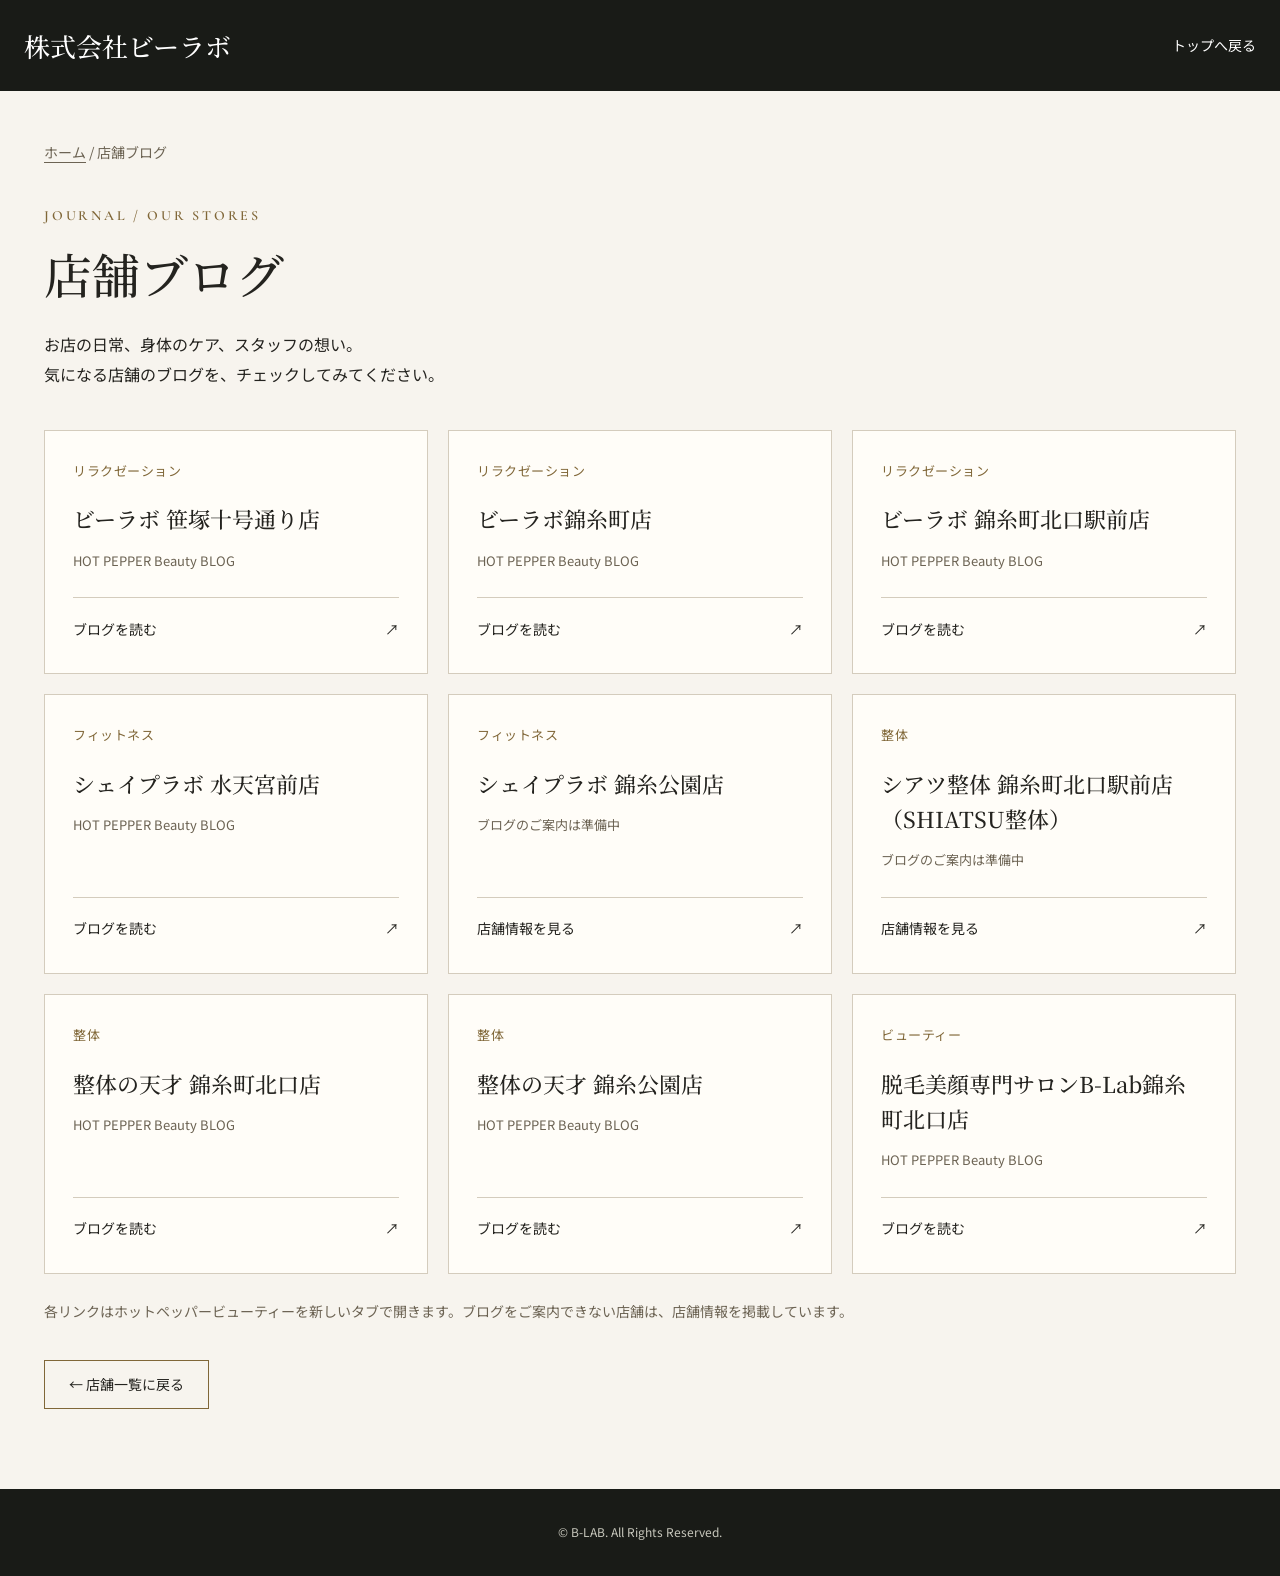
<file: blogs.html>
<!doctype html><html lang="ja"><head>
  <link rel="icon" type="image/x-icon" sizes="16x16 32x32 48x48" href="/favicon-20260916.ico" />
  <link rel="icon" type="image/png" sizes="32x32" href="/favicon-32-20260916.png" />
  <link rel="icon" type="image/png" sizes="48x48" href="/favicon-48-20260916.png" />
  <link rel="icon" type="image/png" sizes="180x180" href="/apple-touch-icon-20260916.png" />
  <link rel="apple-touch-icon" sizes="180x180" href="/apple-touch-icon-20260916.png" />
<meta charset="utf-8"><meta name="viewport" content="width=device-width, initial-scale=1"><title>店舗ブログ | 株式会社ビーラボ</title><meta name="description" content="ビーラボ各店舗のブログをご紹介。お店の日常やスタッフの発信を、ホットペッパービューティーでご覧いただけます。"><link rel="preconnect" href="https://fonts.googleapis.com">
  <link rel="preconnect" href="https://fonts.gstatic.com" crossorigin>
  <link href="https://fonts.googleapis.com/css2?family=Cormorant+Garamond:wght@500;600&family=Noto+Sans+JP:wght@400;500;600;700&family=Noto+Serif+JP:wght@400;500;600&display=swap" rel="stylesheet">
  <style>
:root{--paper:#f7f4ee;--ink:#24231f;--gold:#806738;--serif:"Noto Serif JP",serif}*{box-sizing:border-box}body{margin:0;background:var(--paper);color:var(--ink);font:400 16px/1.9 "Noto Sans JP",sans-serif}a{color:inherit;text-decoration:none}:focus-visible{outline:3px solid #806738;outline-offset:5px}.blog-header{background:#191b17;color:#fff;padding:22px max(24px,calc((100vw - 1240px)/2));display:flex;gap:24px;align-items:center;justify-content:space-between}.brand{font:500 26px/1.5 var(--serif);white-space:nowrap}.home-link{font-size:14px;padding:10px 0;min-height:44px}.home-link:hover{text-decoration:underline}main{max-width:1240px;margin:auto;padding:48px 24px 80px}.breadcrumb{font-size:14px;color:#6c6353;margin:0 0 40px}.breadcrumb a{text-decoration:underline;text-underline-offset:4px}.kicker{font:600 14px/1.5 "Cormorant Garamond",serif;letter-spacing:.2em;color:var(--gold)}h1{font:500 clamp(30px,4vw,48px)/1.6 var(--serif);margin:10px 0 16px}.intro{max-width:680px;margin:0 0 40px}.blog-grid{display:grid;grid-template-columns:repeat(3,minmax(0,1fr));gap:20px}.blog-card{display:flex;flex-direction:column;align-items:flex-start;min-width:0;border:1px solid #d4ccbd;background:#fffdf8;padding:28px;transition:border-color .2s,background .2s}.blog-card:hover{border-color:#806738;background:#fff}.category{font-size:13px;color:#806738;letter-spacing:.04em}.blog-card h2{font:500 22px/1.6 var(--serif);margin:18px 0 12px;overflow-wrap:anywhere}.blog-card p{font-size:13px;color:#6c6353;margin:0 0 24px}.read-link{display:flex;gap:24px;align-items:center;justify-content:space-between;border-top:1px solid #d4ccbd;width:100%;min-height:48px;padding-top:14px;margin-top:auto;font-size:14px}.external-note{font-size:14px;color:#6c6353;margin:24px 0 36px}.back{display:inline-flex;min-height:48px;align-items:center;border:1px solid #806738;padding:10px 24px;font-size:14px}footer{padding:32px 24px;background:#191b17;color:#c7c7bc;text-align:center;font-size:12px}@media(max-width:1000px){.blog-grid{grid-template-columns:repeat(2,minmax(0,1fr))}}@media(max-width:600px){.blog-header{padding:18px 20px;gap:16px}.brand{font-size:20px}.home-link{font-size:13px}main{padding:28px 20px 56px}.breadcrumb{margin-bottom:28px}.intro{margin-bottom:28px}.blog-grid{grid-template-columns:minmax(0,1fr);gap:14px}.blog-card{padding:22px}.blog-card h2{font-size:21px;margin:12px 0}.blog-card p{margin-bottom:18px}}@media(prefers-reduced-motion:reduce){*{transition:none!important}}
</style>
<link rel="canonical" href="https://bodycare-b-lab.com/blogs.html">
<meta property="og:locale" content="ja_JP">
<meta property="og:type" content="website">
<meta property="og:site_name" content="株式会社ビーラボ">
<meta property="og:title" content="店舗ブログ | 株式会社ビーラボ">
<meta property="og:description" content="ビーラボ各店舗のブログをご紹介。お店の日常やスタッフの発信を、ホットペッパービューティーでご覧いただけます。">
<meta property="og:url" content="https://bodycare-b-lab.com/blogs.html">
<script type="application/ld+json">{"@context":"https://schema.org","@type":"BreadcrumbList","itemListElement":[{"@type":"ListItem","position":1,"name":"ホーム","item":"https://bodycare-b-lab.com/"},{"@type":"ListItem","position":2,"name":"店舗ブログ ","item":"https://bodycare-b-lab.com/blogs.html"}]}</script>
</head><body><header class="blog-header"><a class="brand" href="index.html">株式会社ビーラボ</a><a class="home-link" href="index.html">トップへ戻る</a></header><main><nav class="breadcrumb" aria-label="パンくず"><a href="index.html">ホーム</a> / 店舗ブログ</nav><div class="kicker">JOURNAL / OUR STORES</div><h1>店舗ブログ</h1><p class="intro">お店の日常、身体のケア、スタッフの想い。<br>気になる店舗のブログを、チェックしてみてください。</p><div class="blog-grid"><a class="blog-card" href="https://beauty.hotpepper.jp/kr/slnH000269535/blog/" target="_blank" rel="noopener"><span class="category">リラクゼーション</span><h2>ビーラボ 笹塚十号通り店</h2><p>HOT PEPPER Beauty BLOG</p><span class="read-link">ブログを読む<span aria-hidden="true">↗</span></span></a><a class="blog-card" href="https://beauty.hotpepper.jp/kr/slnH000269519/blog/" target="_blank" rel="noopener"><span class="category">リラクゼーション</span><h2>ビーラボ錦糸町店</h2><p>HOT PEPPER Beauty BLOG</p><span class="read-link">ブログを読む<span aria-hidden="true">↗</span></span></a><a class="blog-card" href="https://beauty.hotpepper.jp/kr/slnH000394713/blog/" target="_blank" rel="noopener"><span class="category">リラクゼーション</span><h2>ビーラボ 錦糸町北口駅前店</h2><p>HOT PEPPER Beauty BLOG</p><span class="read-link">ブログを読む<span aria-hidden="true">↗</span></span></a><a class="blog-card" href="https://beauty.hotpepper.jp/kr/slnH000447342/blog/" target="_blank" rel="noopener"><span class="category">フィットネス</span><h2>シェイプラボ 水天宮前店</h2><p>HOT PEPPER Beauty BLOG</p><span class="read-link">ブログを読む<span aria-hidden="true">↗</span></span></a><a class="blog-card" href="https://beauty.hotpepper.jp/kr/slnH000701863/" target="_blank" rel="noopener"><span class="category">フィットネス</span><h2>シェイプラボ 錦糸公園店</h2><p>ブログのご案内は準備中</p><span class="read-link">店舗情報を見る<span aria-hidden="true">↗</span></span></a><a class="blog-card" href="https://beauty.hotpepper.jp/kr/slnH000539436/" target="_blank" rel="noopener"><span class="category">整体</span><h2>シアツ整体 錦糸町北口駅前店（SHIATSU整体）</h2><p>ブログのご案内は準備中</p><span class="read-link">店舗情報を見る<span aria-hidden="true">↗</span></span></a><a class="blog-card" href="https://beauty.hotpepper.jp/kr/slnH000541184/blog/" target="_blank" rel="noopener"><span class="category">整体</span><h2>整体の天才 錦糸町北口店</h2><p>HOT PEPPER Beauty BLOG</p><span class="read-link">ブログを読む<span aria-hidden="true">↗</span></span></a><a class="blog-card" href="https://beauty.hotpepper.jp/kr/slnH000701865/blog/" target="_blank" rel="noopener"><span class="category">整体</span><h2>整体の天才 錦糸公園店</h2><p>HOT PEPPER Beauty BLOG</p><span class="read-link">ブログを読む<span aria-hidden="true">↗</span></span></a><a class="blog-card" href="https://beauty.hotpepper.jp/kr/slnH000541187/blog/" target="_blank" rel="noopener"><span class="category">ビューティー</span><h2>脱毛美顔専門サロンB-Lab錦糸町北口店</h2><p>HOT PEPPER Beauty BLOG</p><span class="read-link">ブログを読む<span aria-hidden="true">↗</span></span></a></div><p class="external-note">各リンクはホットペッパービューティーを新しいタブで開きます。ブログをご案内できない店舗は、店舗情報を掲載しています。</p><a class="back" href="index.html#stores">← 店舗一覧に戻る</a></main><footer>© B-LAB. All Rights Reserved.</footer></body></html>
</file>
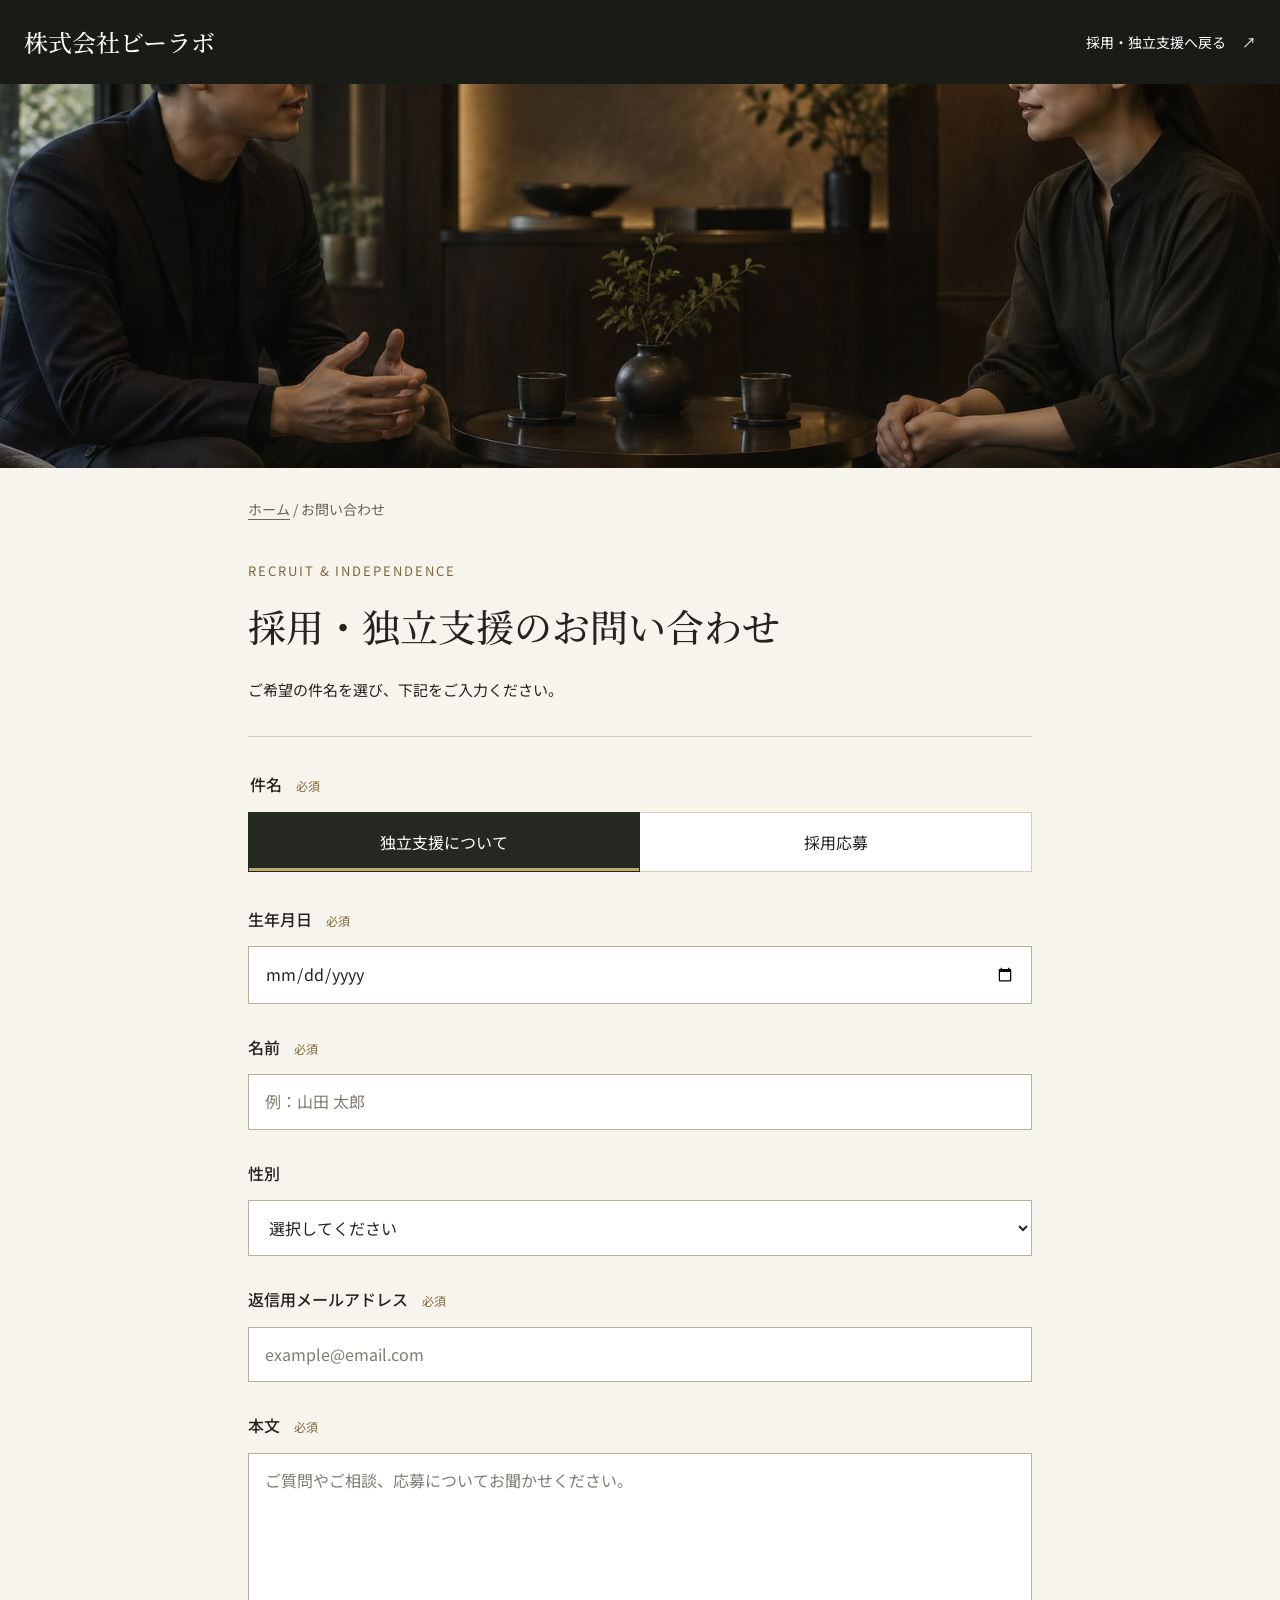
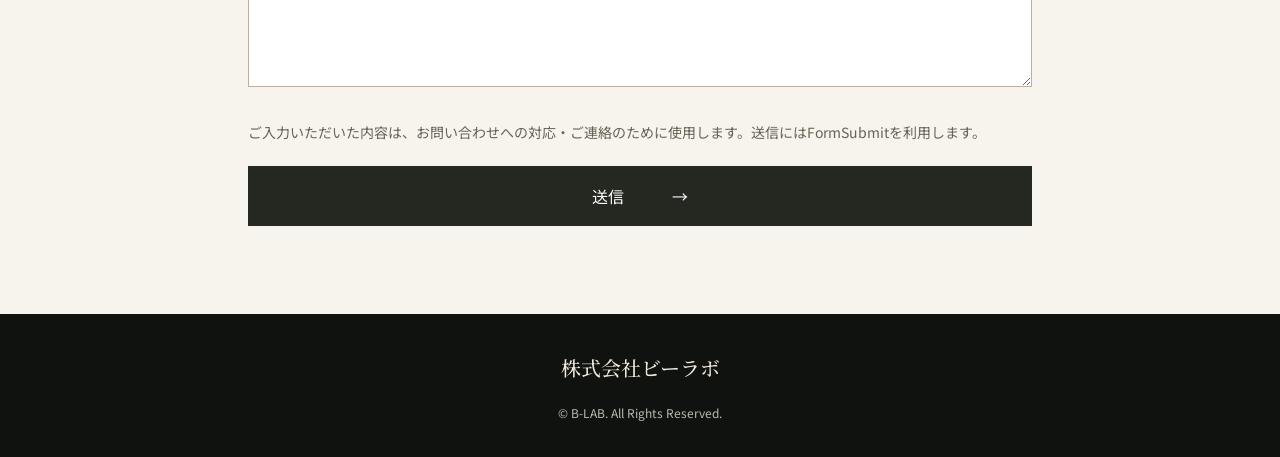
<file: contact.html>
<!doctype html>
<html lang="ja">
<head>
  <link rel="icon" type="image/x-icon" sizes="16x16 32x32 48x48" href="/favicon-20260916.ico" />
  <link rel="icon" type="image/png" sizes="32x32" href="/favicon-32-20260916.png" />
  <link rel="icon" type="image/png" sizes="48x48" href="/favicon-48-20260916.png" />
  <link rel="icon" type="image/png" sizes="180x180" href="/apple-touch-icon-20260916.png" />
  <link rel="apple-touch-icon" sizes="180x180" href="/apple-touch-icon-20260916.png" />

  <meta charset="utf-8">
  <meta name="viewport" content="width=device-width,initial-scale=1">
  <title>採用・独立支援のお問い合わせ | 株式会社ビーラボ</title>
  <meta name="description" content="ビーラボへの採用応募、独立支援に関するお問い合わせはこちら。">
  <link rel="preconnect" href="https://fonts.googleapis.com">
  <link rel="preconnect" href="https://fonts.gstatic.com" crossorigin>
  <link href="https://fonts.googleapis.com/css2?family=Noto+Sans+JP:wght@400;500;600&family=Noto+Serif+JP:wght@400;500&display=swap" rel="stylesheet">
  <link rel="stylesheet" href="contact.css">
  <script src="contact-config.js?v=mail-setup" defer></script>
  <script src="contact.js?v=mail-setup" defer></script>

<link rel="canonical" href="https://bodycare-b-lab.com/contact.html">
<meta property="og:locale" content="ja_JP">
<meta property="og:type" content="website">
<meta property="og:site_name" content="株式会社ビーラボ">
<meta property="og:title" content="採用・独立支援のお問い合わせ | 株式会社ビーラボ">
<meta property="og:description" content="ビーラボへの採用応募、独立支援に関するお問い合わせはこちら。">
<meta property="og:url" content="https://bodycare-b-lab.com/contact.html">
<script type="application/ld+json">{"@context":"https://schema.org","@type":"BreadcrumbList","itemListElement":[{"@type":"ListItem","position":1,"name":"ホーム","item":"https://bodycare-b-lab.com/"},{"@type":"ListItem","position":2,"name":"採用・独立支援のお問い合わせ ","item":"https://bodycare-b-lab.com/contact.html"}]}</script>
</head>
<body>
  <header class="site-header"><a class="brand" href="index.html">株式会社ビーラボ</a><a class="back-link" href="index.html#recruit">採用・独立支援へ戻る <span aria-hidden="true">↗</span></a></header>
  <main>
    <div class="contact-hero" role="img" aria-label="落ち着いたラウンジで向かい合って座り、面接をする2人"></div>
    <div class="contact-main">
      <nav class="breadcrumb" aria-label="パンくず"><a href="index.html">ホーム</a><span aria-hidden="true"> / </span><span>お問い合わせ</span></nav>
      <div class="page-heading"><p class="kicker">RECRUIT &amp; INDEPENDENCE</p><h1>採用・独立支援の<br class="mobile-break">お問い合わせ</h1><p>ご希望の件名を選び、下記をご入力ください。</p></div>
      <form id="contactForm" method="post" action="https://formsubmit.co/blab.recruit@gmail.com">
        <input type="hidden" name="_subject" id="emailSubject" value="【B-LAB】独立支援について">
        <input type="hidden" name="_template" value="table">
        <fieldset class="subject-field"><legend>件名 <span class="required">必須</span></legend><div class="subject-tabs">
          <label><input type="radio" name="subject" value="独立支援について" checked required><span>独立支援について</span></label>
          <label><input type="radio" name="subject" value="採用応募" required><span>採用応募</span></label>
        </div></fieldset>
        <div class="field"><label for="birthdate">生年月日 <span class="required">必須</span></label><input id="birthdate" name="birthdate" type="date" autocomplete="bday" required></div>
        <div class="field"><label for="name">名前 <span class="required">必須</span></label><input id="name" name="name" type="text" autocomplete="name" maxlength="100" placeholder="例：山田 太郎" required></div>
        <div class="field"><label for="gender">性別</label><select id="gender" name="gender"><option value="" selected disabled hidden>選択してください</option><option value="男性">男性</option><option value="女性">女性</option></select></div>
        <div class="field"><label for="email">返信用メールアドレス <span class="required">必須</span></label><input id="email" name="email" type="email" autocomplete="email" inputmode="email" maxlength="254" placeholder="example@email.com" required></div>
        <div class="field"><label for="message">本文 <span class="required">必須</span></label><textarea id="message" name="message" rows="8" maxlength="10000" placeholder="ご質問やご相談、応募についてお聞かせください。" required></textarea></div>
        <div class="honey" aria-hidden="true"><label for="website">この欄は入力しないでください</label><input id="website" name="_honey" type="text" tabindex="-1" autocomplete="off"></div>
        <p class="data-note">ご入力いただいた内容は、お問い合わせへの対応・ご連絡のために使用します。送信にはFormSubmitを利用します。</p>
        <p class="form-status" id="formStatus" role="status" aria-live="polite"></p>
        <button class="submit-button" id="submitButton" type="submit">送信 <span aria-hidden="true">→</span></button>
        
      </form>
    </div>
  </main>
  <footer><a href="index.html">株式会社ビーラボ</a><p>© B-LAB. All Rights Reserved.</p></footer>
</body>
</html>
</file>
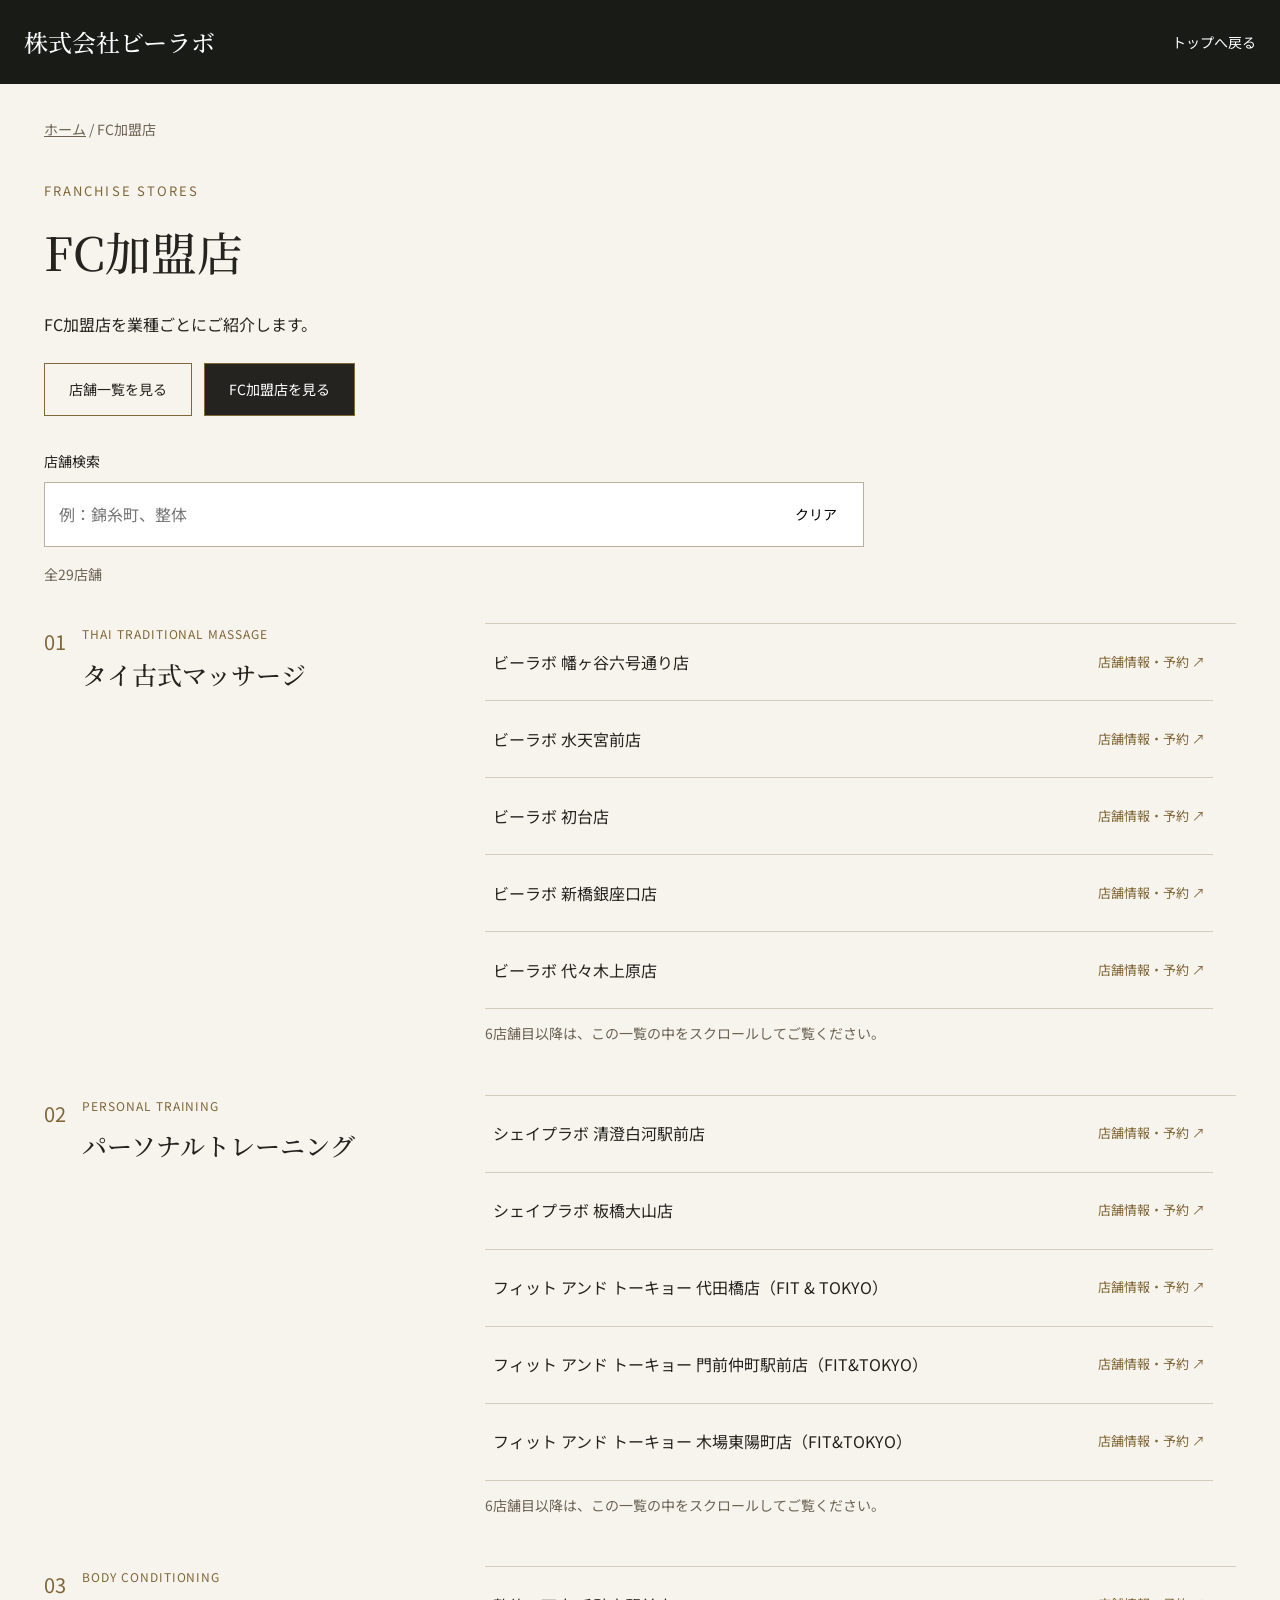
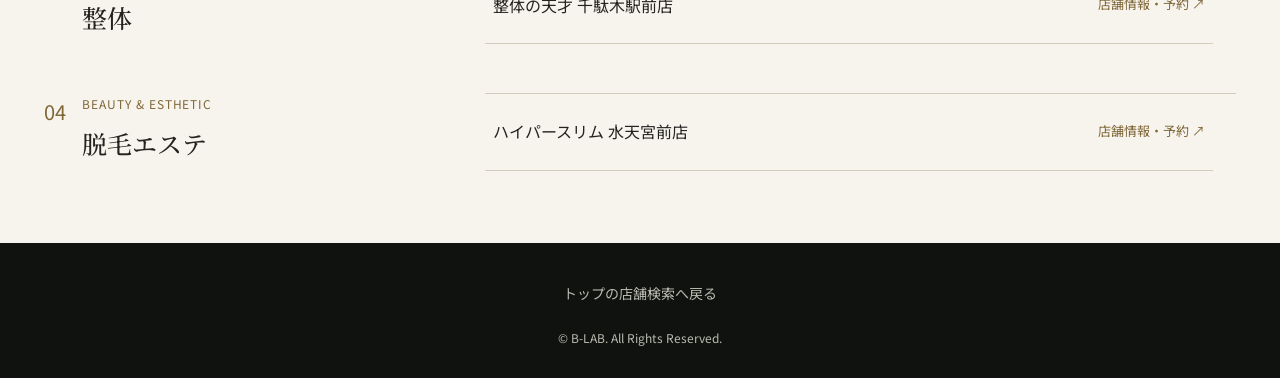
<file: fc-stores.html>
<!doctype html><html lang="ja"><head>
  <link rel="icon" type="image/x-icon" sizes="16x16 32x32 48x48" href="/favicon-20260916.ico" />
  <link rel="icon" type="image/png" sizes="32x32" href="/favicon-32-20260916.png" />
  <link rel="icon" type="image/png" sizes="48x48" href="/favicon-48-20260916.png" />
  <link rel="icon" type="image/png" sizes="180x180" href="/apple-touch-icon-20260916.png" />
  <link rel="apple-touch-icon" sizes="180x180" href="/apple-touch-icon-20260916.png" />
<meta charset="utf-8"><meta name="viewport" content="width=device-width,initial-scale=1"><title>FC加盟店・提携店一覧｜タイ古式マッサージ・パーソナルトレーニング | 株式会社ビーラボ</title><meta name="description" content="ビーラボのFC加盟店。店舗名・サービスから検索し、各店舗の情報・予約ページへお進みいただけます。"><link rel="preconnect" href="https://fonts.googleapis.com"><link rel="preconnect" href="https://fonts.gstatic.com" crossorigin><link href="https://fonts.googleapis.com/css2?family=Noto+Sans+JP:wght@400;500;600&family=Noto+Serif+JP:wght@400;500&display=swap" rel="stylesheet"><style>:root{--ink:#24231f;--paper:#f7f4ee;--gold:#806738;--line:#d4ccbd;--serif:"Noto Serif JP",serif}*{box-sizing:border-box}body{margin:0;background:var(--paper);color:var(--ink);font:400 16px/1.9 "Noto Sans JP",sans-serif}a{color:inherit;text-decoration:none}button,input{font:inherit}[hidden]{display:none!important}:focus-visible{outline:3px solid var(--gold);outline-offset:4px}header{background:#191b17;color:white;padding:20px max(24px,calc((100vw - 1240px)/2));display:flex;justify-content:space-between;gap:20px;align-items:center}.brand{font:500 24px/1.6 var(--serif)}header a:last-child{font-size:14px;min-height:44px;display:inline-flex;align-items:center}main{max-width:1240px;margin:auto;padding:32px 24px 72px}.breadcrumb{font-size:14px;margin-bottom:36px;color:#6c6353}.breadcrumb a{text-decoration:underline}.kicker{font-size:13px;letter-spacing:.16em;color:var(--gold)}h1{font:500 clamp(30px,4vw,46px)/1.6 var(--serif);margin:12px 0 20px}.page-switch{display:flex;gap:12px;flex-wrap:wrap;margin:24px 0 32px}.page-switch a{padding:12px 24px;border:1px solid var(--gold);min-height:48px;font-size:14px}.page-switch a[aria-current]{background:var(--ink);color:white}.store-search-wrap{max-width:820px;margin-bottom:36px}.store-search-label{display:block;font-size:14px;margin-bottom:8px}.store-search-box{display:flex;border:1px solid #b9b09f;background:#fff;padding:0 14px}.store-search-box input{min-width:0;flex:1;border:0;background:none;padding:16px 0;outline:none}.store-search-box:focus-within{outline:2px solid var(--gold)}.store-search-box button{border:0;background:none;padding:12px;cursor:pointer;font-size:14px}.store-search-count{font-size:14px;color:#6c6353}.store-groups{display:grid;gap:48px}.store-group{display:grid;grid-template-columns:minmax(0,.8fr) minmax(0,1.5fr);gap:40px;scroll-margin-top:24px}.store-group-head{display:flex;gap:16px}.store-group-no{color:var(--gold);font-size:20px}.store-group-en{font-size:12px;letter-spacing:.08em;color:var(--gold)}.store-group h2{font:500 25px/1.6 var(--serif);margin:8px 0}.store-list{border-top:1px solid var(--line);min-width:0}.store-row{border-bottom:1px solid var(--line);scroll-margin-top:24px}.store-name{display:flex;align-items:center;justify-content:space-between;gap:20px;padding:20px 8px;min-height:76px;overflow-wrap:anywhere}.store-name:hover{background:#fff}.store-booking{font-size:13px;white-space:nowrap;color:var(--gold)}.store-empty{border:1px solid var(--line);padding:24px}footer{padding:28px 24px;background:#10120f;color:#b9baaf;font-size:12px;text-align:center}footer a{display:inline-flex;min-height:44px;align-items:center;font-size:14px;margin-bottom:12px}@media(max-width:760px){header{padding:18px 20px;flex-wrap:wrap}.brand{font-size:22px}main{padding:24px 20px 56px}.store-group{grid-template-columns:minmax(0,1fr);gap:20px}.store-group h2{font-size:23px}.store-name{align-items:flex-start;flex-direction:column;gap:4px;padding:16px 2px}.page-switch a{flex:1;text-align:center;padding:12px}.store-groups{gap:36px}}</style><style>.store-list-panel{min-width:0;min-height:0;align-self:start}.store-list[data-store-scroll]{display:block;min-height:0;overflow-y:auto;overflow-x:hidden;scrollbar-gutter:stable;scrollbar-width:auto;scrollbar-color:#806738 #eee8dd;-webkit-overflow-scrolling:touch;padding-right:8px;box-sizing:border-box}.store-list[data-store-scroll]:focus-visible{outline:2px solid #806738;outline-offset:4px}.store-scroll-note{font-size:14px;color:#6c6353;margin:12px 0 0;line-height:1.8}</style>
<link rel="canonical" href="https://bodycare-b-lab.com/fc-stores.html">
<meta property="og:locale" content="ja_JP">
<meta property="og:type" content="website">
<meta property="og:site_name" content="株式会社ビーラボ">
<meta property="og:title" content="FC加盟店・提携店一覧｜タイ古式マッサージ・パーソナルトレーニング | 株式会社ビーラボ">
<meta property="og:description" content="ビーラボのFC加盟店。店舗名・サービスから検索し、各店舗の情報・予約ページへお進みいただけます。">
<meta property="og:url" content="https://bodycare-b-lab.com/fc-stores.html">
<script type="application/ld+json">{"@context":"https://schema.org","@type":"BreadcrumbList","itemListElement":[{"@type":"ListItem","position":1,"name":"ホーム","item":"https://bodycare-b-lab.com/"},{"@type":"ListItem","position":2,"name":"FC加盟店・提携店一覧","item":"https://bodycare-b-lab.com/fc-stores.html"}]}</script>
</head><body><header><a class="brand" href="index.html">株式会社ビーラボ</a><a href="index.html#stores">トップへ戻る</a></header><main><nav class="breadcrumb" aria-label="パンくず"><a href="index.html">ホーム</a> / FC加盟店</nav><div class="kicker">FRANCHISE STORES</div><h1>FC加盟店</h1><p>FC加盟店を業種ごとにご紹介します。</p><nav class="page-switch" aria-label="店舗ページ"><a href="stores.html">店舗一覧を見る</a><a href="fc-stores.html" aria-current="page">FC加盟店を見る</a></nav><div class="store-search-wrap">
      <label class="store-search-label" for="storeSearch">店舗検索</label>
      <div class="store-search-box">
        <input id="storeSearch" type="search" placeholder="例：錦糸町、整体" autocomplete="off" />
        <button id="storeSearchClear" type="button" aria-label="検索をクリア">クリア</button>
      </div>
      <p id="storeSearchCount" class="store-search-count" role="status" aria-live="polite"></p>
    </div>

    <div><section class="store-ownership fc-ownership" id="fc-stores" aria-label="FC加盟店">

<div class="store-groups" id="fcStoreGroups">
<section class="store-group" id="fc-stores-thai" data-category="FC FC店 FC加盟店 フランチャイズ タイ式 タイ古式 マッサージ リラクゼーション">
<div class="store-group-head"><span class="store-group-no">01</span><div><div class="store-group-en">THAI TRADITIONAL MASSAGE</div><h2>タイ古式マッサージ</h2></div></div>
<div class="store-list"><div class="store-row" data-search="ビーラボ 幡ヶ谷六号通り店"><a class="store-name" href="https://beauty.hotpepper.jp/kr/slnH000264463/" target="_blank" rel="noopener">ビーラボ 幡ヶ谷六号通り店<span class="store-booking">店舗情報・予約 ↗</span></a></div>
<div class="store-row" data-search="ビーラボ 水天宮前店"><a class="store-name" href="https://beauty.hotpepper.jp/kr/slnH000269533/" target="_blank" rel="noopener">ビーラボ 水天宮前店<span class="store-booking">店舗情報・予約 ↗</span></a></div>
<div class="store-row" data-search="ビーラボ 初台店"><a class="store-name" href="https://beauty.hotpepper.jp/kr/slnH000296348/" target="_blank" rel="noopener">ビーラボ 初台店<span class="store-booking">店舗情報・予約 ↗</span></a></div>
<div class="store-row" data-search="ビーラボ 新橋銀座口店"><a class="store-name" href="https://beauty.hotpepper.jp/kr/slnH000310720/" target="_blank" rel="noopener">ビーラボ 新橋銀座口店<span class="store-booking">店舗情報・予約 ↗</span></a></div>
<div class="store-row" data-search="ビーラボ 代々木上原店"><a class="store-name" href="https://beauty.hotpepper.jp/kr/slnH000338087/" target="_blank" rel="noopener">ビーラボ 代々木上原店<span class="store-booking">店舗情報・予約 ↗</span></a></div>
<div class="store-row" data-search="ビーラボ 品川大井町店"><a class="store-name" href="https://beauty.hotpepper.jp/kr/slnH000340255/" target="_blank" rel="noopener">ビーラボ 品川大井町店<span class="store-booking">店舗情報・予約 ↗</span></a></div>
<div class="store-row" data-search="ネクシア 恵比寿（NEXIA EBISU）"><a class="store-name" href="https://beauty.hotpepper.jp/kr/slnH000396711/" target="_blank" rel="noopener">ネクシア 恵比寿（NEXIA EBISU）<span class="store-booking">店舗情報・予約 ↗</span></a></div>
<div class="store-row" data-search="ビーラボ 御徒町南口店"><a class="store-name" href="https://beauty.hotpepper.jp/kr/slnH000399648/" target="_blank" rel="noopener">ビーラボ 御徒町南口店<span class="store-booking">店舗情報・予約 ↗</span></a></div>
<div class="store-row" data-search="ビーラボ 千歳船橋駅前店"><a class="store-name" href="https://beauty.hotpepper.jp/kr/slnH000406644/" target="_blank" rel="noopener">ビーラボ 千歳船橋駅前店<span class="store-booking">店舗情報・予約 ↗</span></a></div>
<div class="store-row" data-search="ビーラボ 井の頭通り店"><a class="store-name" href="https://beauty.hotpepper.jp/kr/slnH000439235/" target="_blank" rel="noopener">ビーラボ 井の頭通り店<span class="store-booking">店舗情報・予約 ↗</span></a></div>
<div class="store-row" data-search="ビーラボ 八丁堀店"><a class="store-name" href="https://beauty.hotpepper.jp/kr/slnH000439241/" target="_blank" rel="noopener">ビーラボ 八丁堀店<span class="store-booking">店舗情報・予約 ↗</span></a></div>
<div class="store-row" data-search="ビーラボ なかもず店"><a class="store-name" href="https://beauty.hotpepper.jp/kr/slnH000610708/" target="_blank" rel="noopener">ビーラボ なかもず店<span class="store-booking">店舗情報・予約 ↗</span></a></div>
<div class="store-row" data-search="ビーラボ 武蔵小山店"><a class="store-name" href="https://beauty.hotpepper.jp/kr/slnH000653392/" target="_blank" rel="noopener">ビーラボ 武蔵小山店<span class="store-booking">店舗情報・予約 ↗</span></a></div>
<div class="store-row" data-search="さちゃわら 向ヶ丘遊園店"><a class="store-name" href="https://beauty.hotpepper.jp/kr/slnH000695261/" target="_blank" rel="noopener">さちゃわら 向ヶ丘遊園店<span class="store-booking">店舗情報・予約 ↗</span></a></div></div>
</section>
<section class="store-group" id="fc-stores-training" data-category="FC FC店 FC加盟店 フランチャイズ パーソナル パーソナルトレーニング フィットネス"><div class="store-group-head"><span class="store-group-no">02</span><div><div class="store-group-en">PERSONAL TRAINING</div><h2>パーソナルトレーニング</h2></div></div><div class="store-list"><div class="store-row" data-search="シェイプラボ 清澄白河駅前店"><a class="store-name" href="https://beauty.hotpepper.jp/kr/slnH000533469/" target="_blank" rel="noopener">シェイプラボ 清澄白河駅前店<span class="store-booking">店舗情報・予約 ↗</span></a></div>
<div class="store-row" data-search="シェイプラボ 板橋大山店"><a class="store-name" href="https://beauty.hotpepper.jp/kr/slnH000616220/" target="_blank" rel="noopener">シェイプラボ 板橋大山店<span class="store-booking">店舗情報・予約 ↗</span></a></div>
<div class="store-row" data-search="フィット アンド トーキョー 代田橋店（FIT &amp; TOKYO）"><a class="store-name" href="https://beauty.hotpepper.jp/kr/slnH000096019/" target="_blank" rel="noopener">フィット アンド トーキョー 代田橋店（FIT &amp; TOKYO）<span class="store-booking">店舗情報・予約 ↗</span></a></div>
<div class="store-row" data-search="フィット アンド トーキョー 門前仲町駅前店（FIT&amp;TOKYO）"><a class="store-name" href="https://beauty.hotpepper.jp/kr/slnH000507901/" target="_blank" rel="noopener">フィット アンド トーキョー 門前仲町駅前店（FIT&amp;TOKYO）<span class="store-booking">店舗情報・予約 ↗</span></a></div>
<div class="store-row" data-search="フィット アンド トーキョー 木場東陽町店（FIT&amp;TOKYO）"><a class="store-name" href="https://beauty.hotpepper.jp/kr/slnH000556213/" target="_blank" rel="noopener">フィット アンド トーキョー 木場東陽町店（FIT&amp;TOKYO）<span class="store-booking">店舗情報・予約 ↗</span></a></div>
<div class="store-row" data-search="フィットアンドトーキョー 新富町八丁堀店（FIT&amp;TOKYO）"><a class="store-name" href="https://beauty.hotpepper.jp/kr/slnH000564428/" target="_blank" rel="noopener">フィットアンドトーキョー 新富町八丁堀店（FIT&amp;TOKYO）<span class="store-booking">店舗情報・予約 ↗</span></a></div>
<div class="store-row" data-search="フィット アンド トーキョー 千駄木駅前店（FIT&amp;TOKYO）"><a class="store-name" href="https://beauty.hotpepper.jp/kr/slnH000605334/" target="_blank" rel="noopener">フィット アンド トーキョー 千駄木駅前店（FIT&amp;TOKYO）<span class="store-booking">店舗情報・予約 ↗</span></a></div>
<div class="store-row" data-search="フィットアンドトーキョー 月島店（FIT&amp;TOKYO）"><a class="store-name" href="https://beauty.hotpepper.jp/kr/slnH000641334/" target="_blank" rel="noopener">フィットアンドトーキョー 月島店（FIT&amp;TOKYO）<span class="store-booking">店舗情報・予約 ↗</span></a></div>
<div class="store-row" data-search="フィットアンドトーキョー 綾瀬駅前店（FIT&amp;TOKYO）"><a class="store-name" href="https://beauty.hotpepper.jp/kr/slnH000679624/" target="_blank" rel="noopener">フィットアンドトーキョー 綾瀬駅前店（FIT&amp;TOKYO）<span class="store-booking">店舗情報・予約 ↗</span></a></div>
<div class="store-row" data-search="フィットアンドトーキョー 入谷駅前店（FIT&amp;TOKYO）"><a class="store-name" href="https://beauty.hotpepper.jp/kr/slnH000683549/" target="_blank" rel="noopener">フィットアンドトーキョー 入谷駅前店（FIT&amp;TOKYO）<span class="store-booking">店舗情報・予約 ↗</span></a></div>
<div class="store-row" data-search="フィットアンドトーキョー 押上本所吾妻橋駅前店（FIT&amp;TOKYO）"><a class="store-name" href="https://beauty.hotpepper.jp/kr/slnH000738725/" target="_blank" rel="noopener">フィットアンドトーキョー 押上本所吾妻橋駅前店（FIT&amp;TOKYO）<span class="store-booking">店舗情報・予約 ↗</span></a></div>
<div class="store-row" data-search="フィットアンドトーキョー イリヤ アネックス（FIT&amp;TOKYO IRIYA ANNEX）"><a class="store-name" href="https://beauty.hotpepper.jp/kr/slnH000755675/" target="_blank" rel="noopener">フィットアンドトーキョー イリヤ アネックス（FIT&amp;TOKYO IRIYA ANNEX）<span class="store-booking">店舗情報・予約 ↗</span></a></div>
<div class="store-row" data-search="アクティブ 麹町半蔵門店（Active）"><a class="store-name" href="https://beauty.hotpepper.jp/kr/slnH000799303/" target="_blank" rel="noopener">アクティブ 麹町半蔵門店（Active）<span class="store-booking">店舗情報・予約 ↗</span></a></div></div></section><section class="store-group" id="fc-stores-seitai" data-category="FC FC店 FC加盟店 フランチャイズ 整体"><div class="store-group-head"><span class="store-group-no">03</span><div><div class="store-group-en">BODY CONDITIONING</div><h2>整体</h2></div></div><div class="store-list"><div class="store-row" data-search="整体の天才 千駄木駅前店"><a class="store-name" href="https://beauty.hotpepper.jp/kr/slnH000614373/" target="_blank" rel="noopener">整体の天才 千駄木駅前店<span class="store-booking">店舗情報・予約 ↗</span></a></div></div></section><section class="store-group" id="fc-stores-beauty" data-category="FC FC店 FC加盟店 フランチャイズ 脱毛 エステ 美容"><div class="store-group-head"><span class="store-group-no">04</span><div><div class="store-group-en">BEAUTY &amp; ESTHETIC</div><h2>脱毛エステ</h2></div></div><div class="store-list"><div class="store-row" data-search="ハイパースリム 水天宮前店"><a class="store-name" href="https://beauty.hotpepper.jp/kr/slnH000531329/" target="_blank" rel="noopener">ハイパースリム 水天宮前店<span class="store-booking">店舗情報・予約 ↗</span></a></div></div></section>
</div></section>

</div><div id="storeEmpty" class="store-empty" hidden>該当する店舗が見つかりませんでした。</div></main><footer><a href="index.html#stores">トップの店舗検索へ戻る</a><div>© B-LAB. All Rights Reserved.</div></footer><script>  const storeSearch = document.getElementById('storeSearch');
  const storeSearchClear = document.getElementById('storeSearchClear');
  const storeSearchCount = document.getElementById('storeSearchCount');
  const storeEmpty = document.getElementById('storeEmpty');
  const storeGroups = [...document.querySelectorAll('.store-group')];
  const storeRows = [...document.querySelectorAll('.store-row')];

  const normalizeStoreText = (value) =>
    (value || '').toLowerCase().normalize('NFKC').replace(/\s+/g, '');

  function filterStores() {
    if (!storeSearch) return;
    const query = normalizeStoreText(storeSearch.value);
    let visibleCount = 0;

    storeGroups.forEach(group => {
      let groupVisible = 0;
      const category = normalizeStoreText(group.dataset.category);
      const rows = [...group.querySelectorAll('.store-row')];

      rows.forEach(row => {
        const haystack = normalizeStoreText((row.dataset.search || '') + ' ' + row.textContent + ' ' + category);
        const visible = !query || haystack.includes(query);
        row.hidden = !visible;
        if (visible) {
          visibleCount++;
          groupVisible++;
        }
      });

      group.hidden = groupVisible === 0;
    });

    document.querySelectorAll('.store-ownership').forEach(section => {
      section.hidden = ![...section.querySelectorAll('.store-group')].some(group => !group.hidden);
    });
    if (storeSearchCount) {
      storeSearchCount.textContent = query ? `${visibleCount}店舗が該当` : `全${storeRows.length}店舗`;
    }
    if (storeEmpty) storeEmpty.hidden = visibleCount !== 0;
  }

  if (storeSearch) {
    storeSearch.addEventListener('input', filterStores);
    filterStores();
  }

  if (storeSearchClear) {
    storeSearchClear.addEventListener('click', () => {
      storeSearch.value = '';
      filterStores();
      storeSearch.focus();
    });
  }


</script><script>(function(){
  const lists=[...document.querySelectorAll('.store-group .store-list')].map((box,index)=>{
    const group=box.closest('.store-group');
    const panel=document.createElement('div');
    panel.className='store-list-panel';
    box.parentNode.insertBefore(panel,box);
    panel.appendChild(box);
    box.setAttribute('data-store-scroll','');
    box.setAttribute('role','region');
    const title=group.querySelector('h2,h3,h4');
    box.setAttribute('aria-label',(title?title.textContent.trim():'店舗')+'の店舗一覧');
    const note=document.createElement('p');
    note.className='store-scroll-note';
    note.id='store-scroll-note-'+index;
    note.textContent='6店舗目以降は、この一覧の中をスクロールしてご覧ください。';
    note.hidden=true;
    panel.appendChild(note);
    return {box,note};
  });
  function resizeLists(reset){
    lists.forEach(({box,note})=>{
      const previous=reset?0:box.scrollTop;
      box.style.maxHeight='none';
      const rows=[...box.querySelectorAll('.store-row')].filter(row=>!row.hidden && row.getClientRects().length>0);
      const scrollable=rows.length>5;
      if(scrollable){
        const border=parseFloat(getComputedStyle(box).borderTopWidth)||0;
        const height=rows[4].getBoundingClientRect().bottom-rows[0].getBoundingClientRect().top+border;
        box.style.maxHeight=Math.ceil(height)+'px';
        box.setAttribute('tabindex','0');
        box.setAttribute('aria-describedby',note.id);
      }else{
        box.removeAttribute('tabindex');
        box.removeAttribute('aria-describedby');
      }
      note.hidden=!scrollable;
      box.scrollTop=previous;
    });
  }
  const search=document.getElementById('storeSearch');
  if(search)search.addEventListener('input',()=>resizeLists(true));
  const clear=document.getElementById('storeSearchClear');
  if(clear)clear.addEventListener('click',()=>resizeLists(true));
  window.addEventListener('resize',()=>resizeLists(false));
  function revealHash(){
    resizeLists(false);
    let target;
    try{target=document.getElementById(decodeURIComponent(location.hash.slice(1)));}catch{return;}
    if(target && target.closest('.store-group'))target.scrollIntoView({block:'start'});
  }
  resizeLists(true);
  if(document.fonts)document.fonts.ready.then(revealHash);
  window.addEventListener('load',()=>resizeLists(false));
  window.addEventListener('hashchange',revealHash);
})();</script></body></html>
</file>
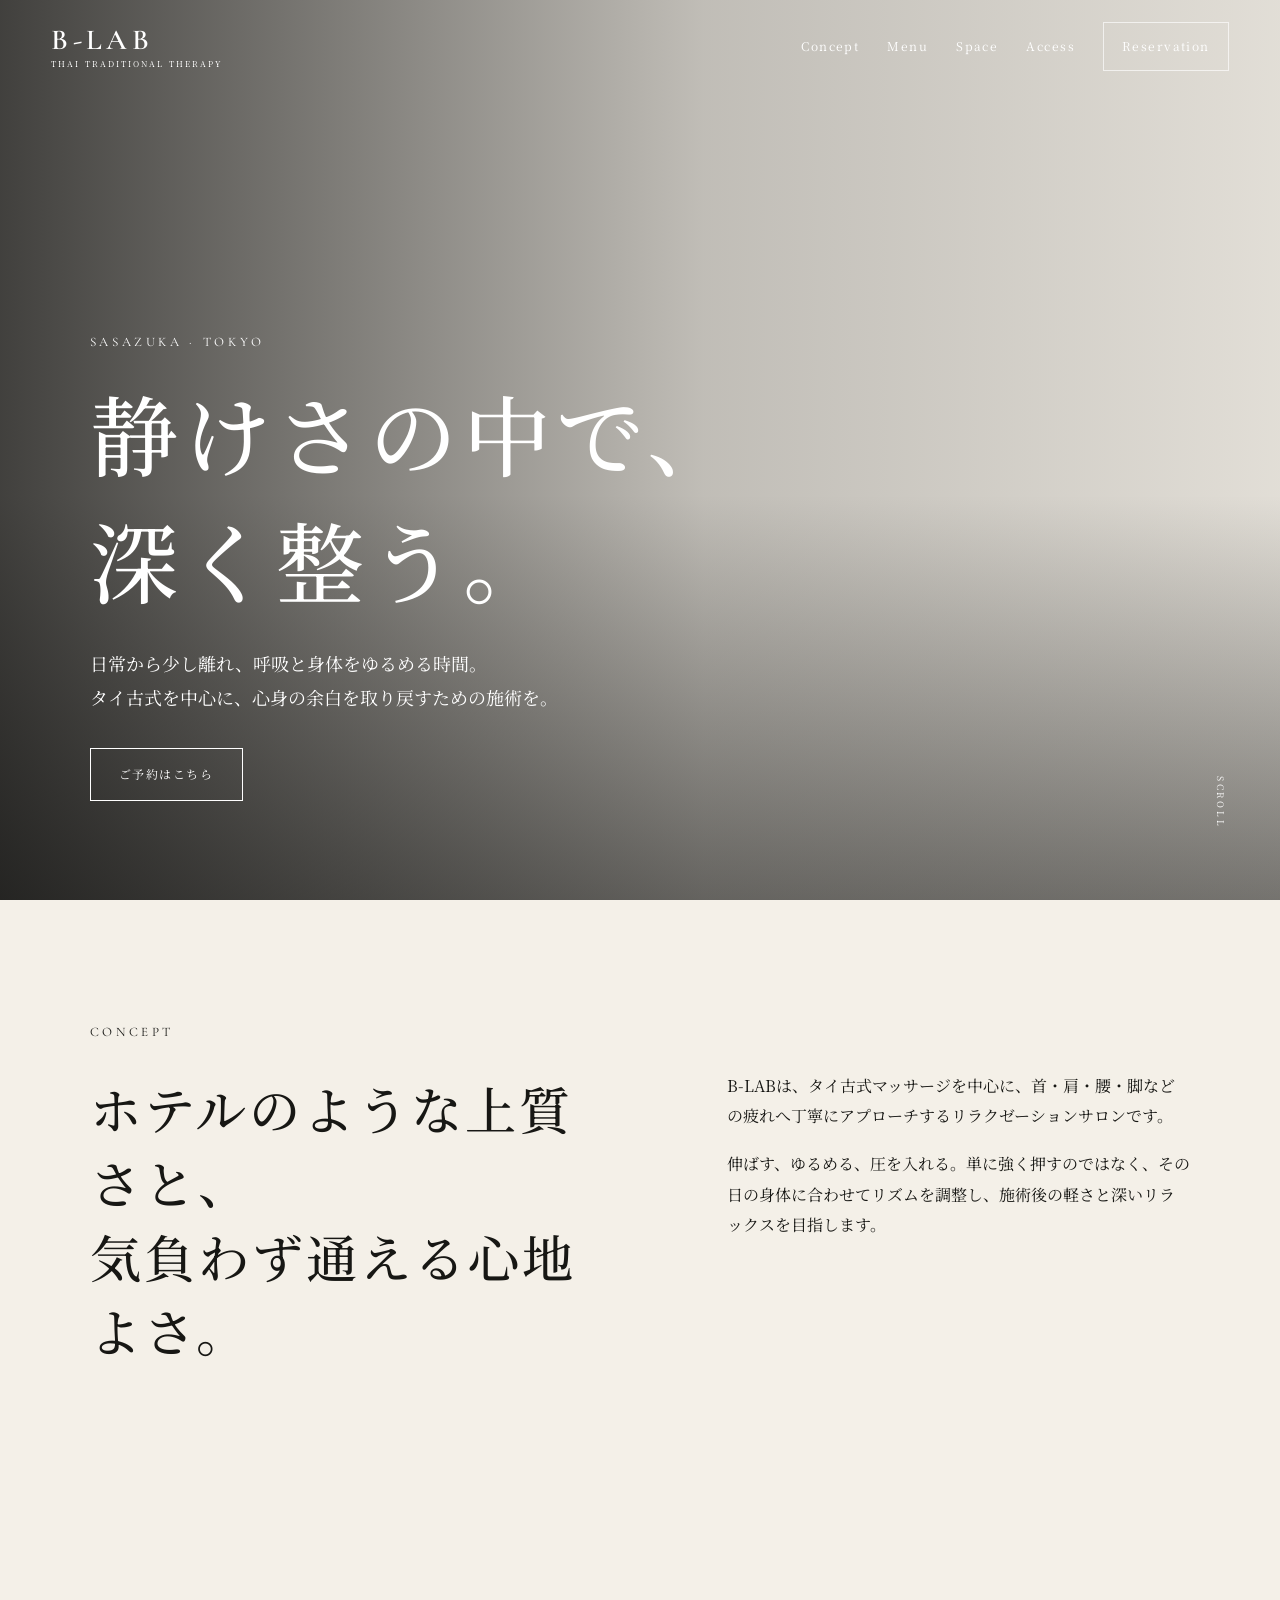
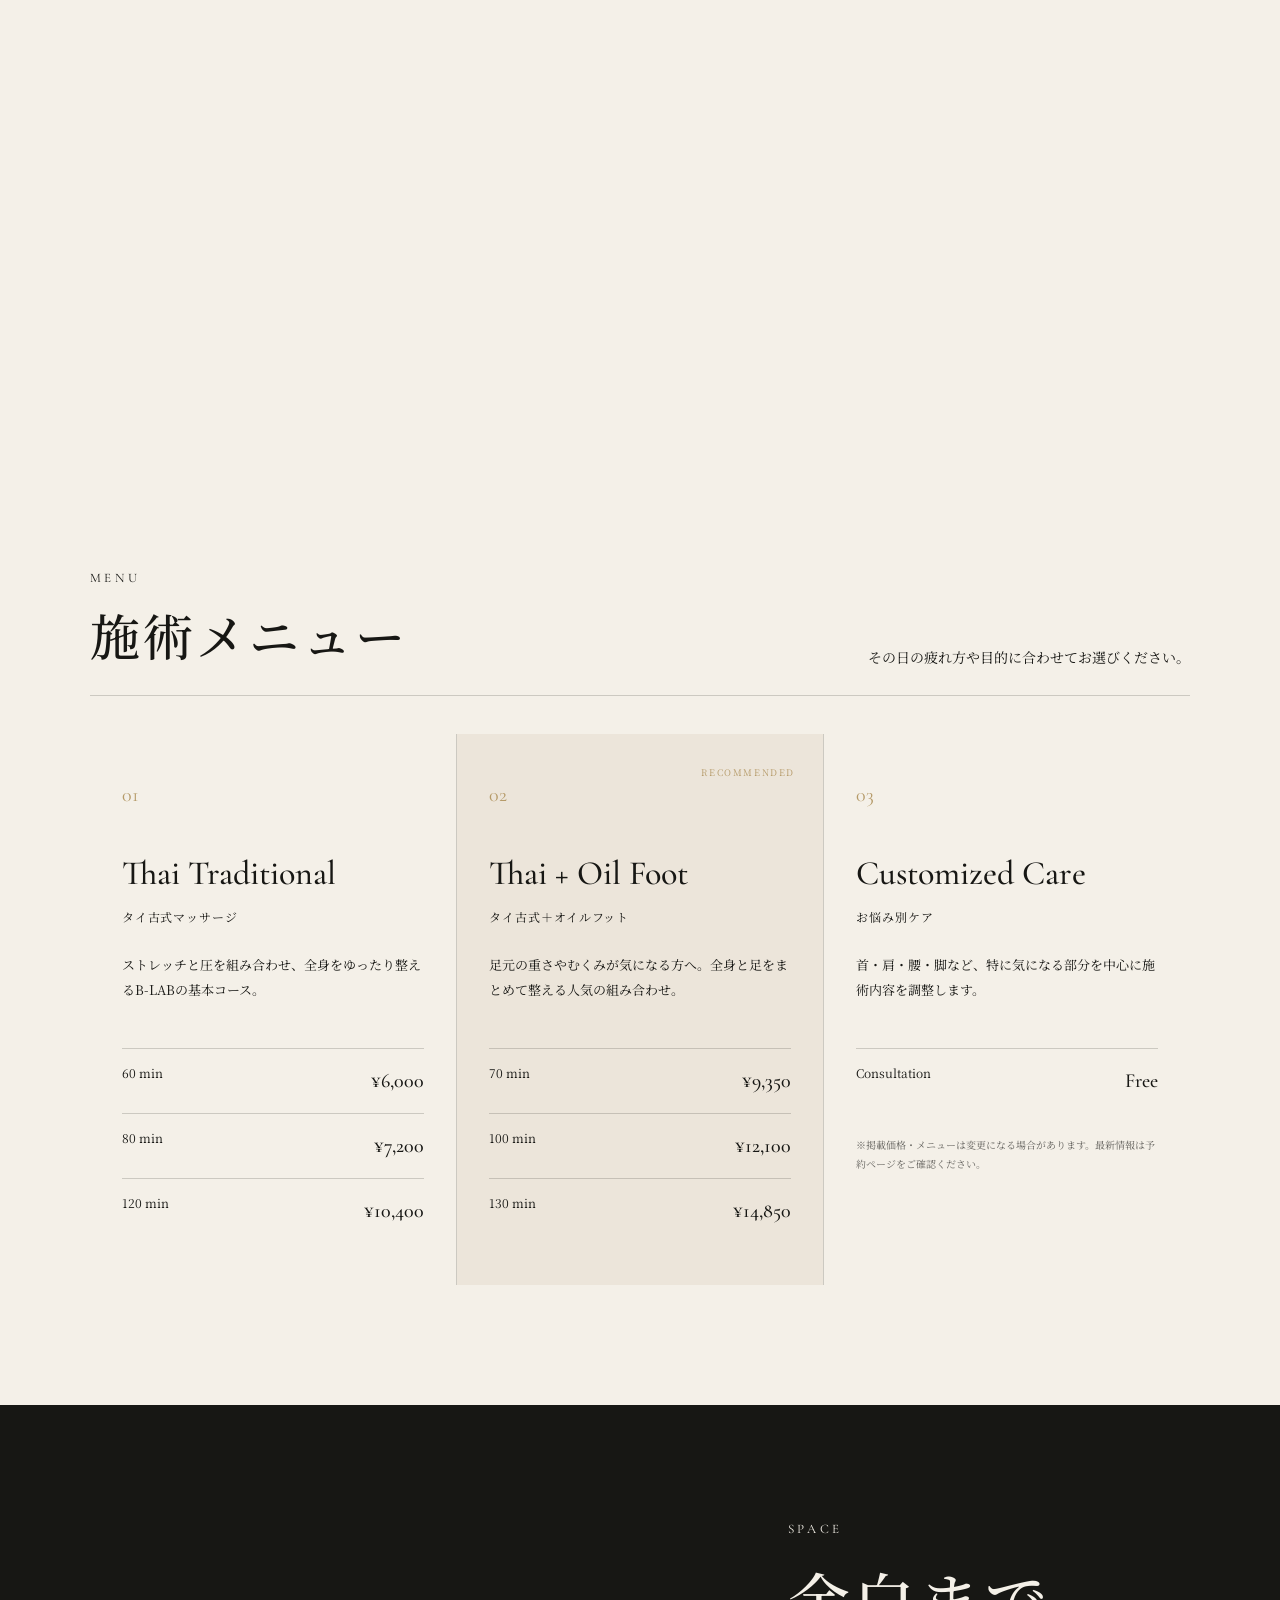
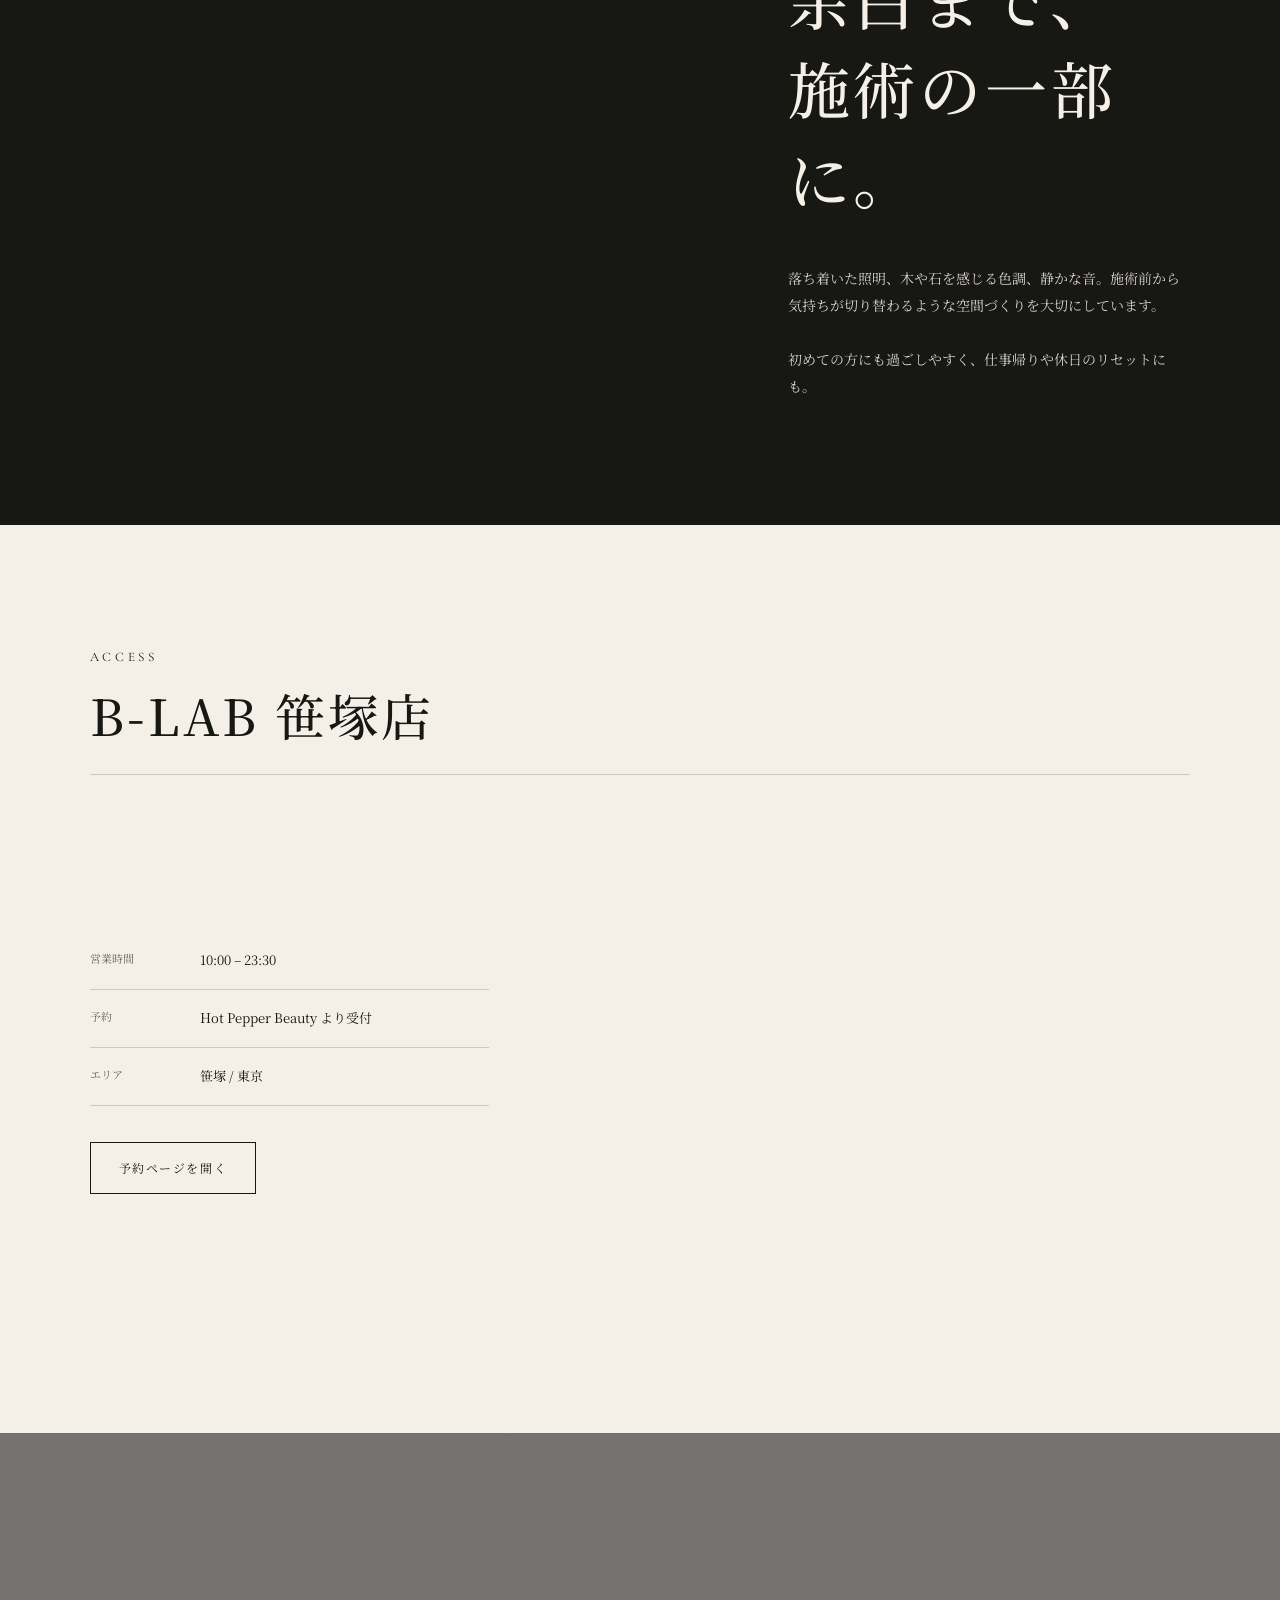
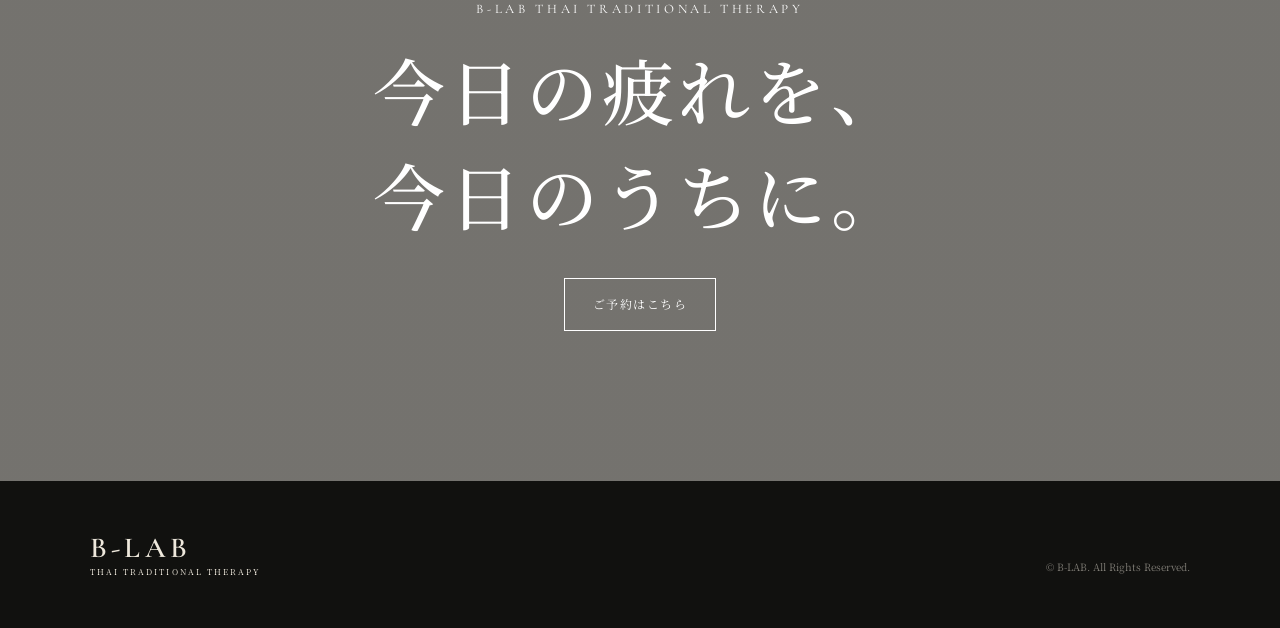
<file: index 2.html>
<!doctype html>
<html lang="ja">
<head>
  <link rel="icon" href="/favicon.ico?v=20260914" sizes="any" />
  <link rel="icon" type="image/png" sizes="32x32" href="/favicon-32.png?v=20260914" />
  <link rel="icon" type="image/png" sizes="48x48" href="/favicon-48.png?v=20260914" />
  <link rel="apple-touch-icon" sizes="180x180" href="/apple-touch-icon.png" />

  <meta charset="utf-8" />
  <meta name="viewport" content="width=device-width, initial-scale=1" />
  <meta name="description" content="B-LABは、タイ古式マッサージを中心に心身を深く整えるリラクゼーションサロンです。" />
  <title>B-LAB | Thai Traditional Therapy</title>
  <link rel="preconnect" href="https://fonts.googleapis.com">
  <link rel="preconnect" href="https://fonts.gstatic.com" crossorigin>
  <link href="https://fonts.googleapis.com/css2?family=Cormorant+Garamond:wght@500;600&family=Noto+Serif+JP:wght@400;500;600&display=swap" rel="stylesheet">
  <style>

:root{
  --ink:#171714;
  --paper:#f4f0e8;
  --paper-2:#ece5da;
  --gold:#b59a68;
  --line:rgba(23,23,20,.18);
}
*{box-sizing:border-box}
html{scroll-behavior:smooth}
body{
  margin:0;
  background:var(--paper);
  color:var(--ink);
  font-family:"Noto Serif JP",serif;
  line-height:1.9;
}
a{color:inherit;text-decoration:none}
.site-header{
  position:fixed; inset:0 0 auto 0; z-index:50;
  display:flex; align-items:center; justify-content:space-between;
  padding:22px 4vw;
  color:white;
  transition:.3s ease;
}
.site-header.scrolled{
  background:rgba(20,20,18,.9);
  backdrop-filter:blur(14px);
  border-bottom:1px solid rgba(255,255,255,.12);
}
.brand{display:flex;flex-direction:column;line-height:1}
.brand-main{
  font-family:"Cormorant Garamond",serif;
  font-size:29px; letter-spacing:.15em; font-weight:600;
}
.brand-sub{font-size:8px;letter-spacing:.26em;margin-top:6px}
.nav{display:flex;gap:28px;align-items:center;font-size:12px;letter-spacing:.12em}
.nav-cta{border:1px solid rgba(255,255,255,.65);padding:12px 18px}
.menu-toggle{display:none;background:none;border:0;color:inherit;letter-spacing:.15em}
.hero{
  min-height:100svh;
  position:relative;
  background:
    url("https://images.unsplash.com/photo-1600334089648-b0d9d3028eb2?auto=format&fit=crop&w=2000&q=88")
    center/cover no-repeat;
  color:#fff;
  display:flex; align-items:flex-end;
}
.hero-overlay{
  position:absolute;inset:0;
  background:linear-gradient(90deg,rgba(9,9,8,.76),rgba(9,9,8,.22) 55%,rgba(9,9,8,.08)),
             linear-gradient(0deg,rgba(9,9,8,.5),transparent 45%);
}
.hero-content{
  position:relative;z-index:2;
  padding:0 7vw 11vh;
  max-width:920px;
}
.eyebrow,.section-kicker{
  font-family:"Cormorant Garamond",serif;
  letter-spacing:.28em;
  font-size:13px;
}
.hero h1,.section h2,.split h2,.closing h2{
  font-weight:500;
  line-height:1.45;
  letter-spacing:.06em;
}
.hero h1{font-size:clamp(42px,7vw,88px);margin:14px 0 22px}
.hero-copy{font-size:clamp(14px,1.5vw,18px);margin-bottom:34px}
.btn{
  display:inline-block;
  padding:14px 28px;
  letter-spacing:.13em;
  font-size:12px;
  border:1px solid;
  transition:.25s ease;
}
.btn-light{border-color:#fff;color:#fff}
.btn-light:hover{background:#fff;color:#111}
.btn-dark{border-color:var(--ink)}
.btn-dark:hover{background:var(--ink);color:#fff}
.scroll{
  position:absolute;z-index:2;right:4vw;bottom:8vh;
  writing-mode:vertical-rl;font-size:9px;letter-spacing:.3em;
}
.section{padding:120px 7vw}
.intro-grid{
  display:grid;grid-template-columns:1.1fr 1fr;gap:10vw;align-items:start;margin-top:26px
}
.intro h2{font-size:clamp(30px,4vw,54px);margin:0}
.intro p{margin:0 0 18px}
.image-band{height:62vh;background:center/cover no-repeat fixed}
.image-band-one{
  background-image:url("https://images.unsplash.com/photo-1544161515-4ab6ce6db874?auto=format&fit=crop&w=2000&q=88")
}
.section-heading{
  display:flex;justify-content:space-between;gap:40px;align-items:end;
  border-bottom:1px solid var(--line);padding-bottom:24px;margin-bottom:38px
}
.section-heading h2{font-size:clamp(32px,4vw,50px);margin:8px 0 0}
.section-heading p{max-width:440px;margin:0;font-size:14px}
.menu-grid{display:grid;grid-template-columns:repeat(3,1fr);gap:1px;background:var(--line)}
.menu-card{
  background:var(--paper);padding:42px 32px;min-height:520px;position:relative
}
.menu-card.featured{background:var(--paper-2)}
.menu-no{font-family:"Cormorant Garamond",serif;color:var(--gold);font-size:20px}
.recommend{
  position:absolute;right:28px;top:30px;font-size:9px;letter-spacing:.18em;color:var(--gold)
}
.menu-card h3{
  font-family:"Cormorant Garamond",serif;font-size:34px;font-weight:500;margin:28px 0 0
}
.jp{margin:0 0 24px;font-size:12px;letter-spacing:.08em}
.menu-card>p:not(.jp):not(.note){font-size:13px;min-height:82px}
.price-row{
  display:flex;justify-content:space-between;border-top:1px solid var(--line);padding:13px 0
}
.price-row span{font-size:12px}
.price-row strong{font-family:"Cormorant Garamond",serif;font-size:20px;font-weight:500}
.note{font-size:10px;opacity:.64;margin-top:22px}
.split{display:grid;grid-template-columns:1.2fr 1fr;min-height:720px;background:#171714;color:#f4f0e8}
.split-image{
  background:url("https://images.unsplash.com/photo-1600334089648-b0d9d3028eb2?auto=format&fit=crop&w=1400&q=88") center/cover no-repeat;
}
.split-copy{padding:90px 7vw;display:flex;flex-direction:column;justify-content:center}
.split h2{font-size:clamp(36px,5vw,62px);margin:12px 0 28px}
.split p{font-size:14px;opacity:.86}
.access-grid{display:grid;grid-template-columns:.8fr 1.2fr;gap:8vw;align-items:center}
.access-info dl{margin:0 0 36px}
.access-info dl div{display:grid;grid-template-columns:110px 1fr;border-bottom:1px solid var(--line);padding:16px 0}
.access-info dt{font-size:11px;opacity:.64}
.access-info dd{margin:0;font-size:13px}
.access-image{
  min-height:500px;
  background:url("https://images.unsplash.com/photo-1540555700478-4be289fbecef?auto=format&fit=crop&w=1400&q=88") center/cover no-repeat;
}
.closing{
  min-height:72vh;
  background:
    linear-gradient(rgba(11,11,10,.55),rgba(11,11,10,.55)),
    url("https://images.unsplash.com/photo-1515377905703-c4788e51af15?auto=format&fit=crop&w=2000&q=88") center/cover no-repeat;
  color:white;display:grid;place-items:center;text-align:center
}
.closing h2{font-size:clamp(38px,6vw,72px);margin:16px 0 32px}
footer{
  background:#11110f;color:#eee8dc;padding:52px 7vw;
  display:flex;justify-content:space-between;align-items:end
}
footer p{font-size:10px;opacity:.5;margin:0}
.footer-brand{color:#eee8dc}

@media (max-width:850px){
  .site-header{padding:18px 20px}
  .nav{
    position:absolute;top:100%;left:0;right:0;
    display:none;flex-direction:column;align-items:flex-start;gap:0;
    background:rgba(20,20,18,.97);padding:18px 20px 28px
  }
  .nav.open{display:flex}
  .nav a{width:100%;padding:15px 0;border-bottom:1px solid rgba(255,255,255,.1)}
  .nav-cta{border:0}
  .menu-toggle{display:block}
  .hero-content{padding:0 24px 12vh}
  .hero-copy br{display:none}
  .section{padding:86px 24px}
  .intro-grid,.access-grid,.split{grid-template-columns:1fr}
  .intro-grid{gap:30px}
  .image-band{height:46vh;background-attachment:scroll}
  .section-heading{display:block}
  .section-heading p{margin-top:16px}
  .menu-grid{grid-template-columns:1fr}
  .menu-card{min-height:unset}
  .split-image{min-height:52vh}
  .split-copy{padding:70px 24px}
  .access-image{min-height:420px}
  footer{display:block}
  footer p{margin-top:28px}
}

</style>
</head>
<body>
  <header class="site-header">
    <a class="brand" href="#top" aria-label="B-LAB home">
      <span class="brand-main">B-LAB</span>
      <span class="brand-sub">THAI TRADITIONAL THERAPY</span>
    </a>
    <button class="menu-toggle" aria-label="メニューを開く" aria-expanded="false">MENU</button>
    <nav class="nav">
      <a href="#concept">Concept</a>
      <a href="#menu">Menu</a>
      <a href="#space">Space</a>
      <a href="#access">Access</a>
      <a class="nav-cta" href="https://beauty.hotpepper.jp/kr/slnH000406644/" target="_blank" rel="noopener">Reservation</a>
    </nav>
  </header>

  <main id="top">
    <section class="hero">
      <div class="hero-overlay"></div>
      <div class="hero-content">
        <p class="eyebrow">SASAZUKA · TOKYO</p>
        <h1>静けさの中で、<br>深く整う。</h1>
        <p class="hero-copy">日常から少し離れ、呼吸と身体をゆるめる時間。<br>タイ古式を中心に、心身の余白を取り戻すための施術を。</p>
        <a class="btn btn-light" href="https://beauty.hotpepper.jp/kr/slnH000406644/" target="_blank" rel="noopener">ご予約はこちら</a>
      </div>
      <div class="scroll">SCROLL</div>
    </section>

    <section class="section intro" id="concept">
      <div class="section-kicker">CONCEPT</div>
      <div class="intro-grid">
        <h2>ホテルのような上質さと、<br>気負わず通える心地よさ。</h2>
        <div>
          <p>B-LABは、タイ古式マッサージを中心に、首・肩・腰・脚などの疲れへ丁寧にアプローチするリラクゼーションサロンです。</p>
          <p>伸ばす、ゆるめる、圧を入れる。単に強く押すのではなく、その日の身体に合わせてリズムを調整し、施術後の軽さと深いリラックスを目指します。</p>
        </div>
      </div>
    </section>

    <section class="image-band image-band-one" aria-label="サロンイメージ"></section>

    <section class="section" id="menu">
      <div class="section-heading">
        <div>
          <div class="section-kicker">MENU</div>
          <h2>施術メニュー</h2>
        </div>
        <p>その日の疲れ方や目的に合わせてお選びください。</p>
      </div>

      <div class="menu-grid">
        <article class="menu-card">
          <span class="menu-no">01</span>
          <h3>Thai Traditional</h3>
          <p class="jp">タイ古式マッサージ</p>
          <p>ストレッチと圧を組み合わせ、全身をゆったり整えるB-LABの基本コース。</p>
          <div class="price-row"><span>60 min</span><strong>¥6,000</strong></div>
          <div class="price-row"><span>80 min</span><strong>¥7,200</strong></div>
          <div class="price-row"><span>120 min</span><strong>¥10,400</strong></div>
        </article>

        <article class="menu-card featured">
          <span class="menu-no">02</span>
          <span class="recommend">RECOMMENDED</span>
          <h3>Thai + Oil Foot</h3>
          <p class="jp">タイ古式＋オイルフット</p>
          <p>足元の重さやむくみが気になる方へ。全身と足をまとめて整える人気の組み合わせ。</p>
          <div class="price-row"><span>70 min</span><strong>¥9,350</strong></div>
          <div class="price-row"><span>100 min</span><strong>¥12,100</strong></div>
          <div class="price-row"><span>130 min</span><strong>¥14,850</strong></div>
        </article>

        <article class="menu-card">
          <span class="menu-no">03</span>
          <h3>Customized Care</h3>
          <p class="jp">お悩み別ケア</p>
          <p>首・肩・腰・脚など、特に気になる部分を中心に施術内容を調整します。</p>
          <div class="price-row"><span>Consultation</span><strong>Free</strong></div>
          <p class="note">※掲載価格・メニューは変更になる場合があります。最新情報は予約ページをご確認ください。</p>
        </article>
      </div>
    </section>

    <section class="split" id="space">
      <div class="split-image"></div>
      <div class="split-copy">
        <div class="section-kicker">SPACE</div>
        <h2>余白まで、<br>施術の一部に。</h2>
        <p>落ち着いた照明、木や石を感じる色調、静かな音。施術前から気持ちが切り替わるような空間づくりを大切にしています。</p>
        <p>初めての方にも過ごしやすく、仕事帰りや休日のリセットにも。</p>
      </div>
    </section>

    <section class="section access" id="access">
      <div class="section-heading">
        <div>
          <div class="section-kicker">ACCESS</div>
          <h2>B-LAB 笹塚店</h2>
        </div>
      </div>
      <div class="access-grid">
        <div class="access-info">
          <dl>
            <div><dt>営業時間</dt><dd>10:00 – 23:30</dd></div>
            <div><dt>予約</dt><dd>Hot Pepper Beauty より受付</dd></div>
            <div><dt>エリア</dt><dd>笹塚 / 東京</dd></div>
          </dl>
          <a class="btn btn-dark" href="https://beauty.hotpepper.jp/kr/slnH000406644/" target="_blank" rel="noopener">予約ページを開く</a>
        </div>
        <div class="access-image"></div>
      </div>
    </section>

    <section class="closing">
      <div class="closing-inner">
        <p class="eyebrow">B-LAB THAI TRADITIONAL THERAPY</p>
        <h2>今日の疲れを、<br>今日のうちに。</h2>
        <a class="btn btn-light" href="https://beauty.hotpepper.jp/kr/slnH000406644/" target="_blank" rel="noopener">ご予約はこちら</a>
      </div>
    </section>
  </main>

  <footer>
    <div class="brand footer-brand">
      <span class="brand-main">B-LAB</span>
      <span class="brand-sub">THAI TRADITIONAL THERAPY</span>
    </div>
    <p>© B-LAB. All Rights Reserved.</p>
  </footer>

  <script>
const header = document.querySelector('.site-header');
const toggle = document.querySelector('.menu-toggle');
const nav = document.querySelector('.nav');

window.addEventListener('scroll', () => {
  header.classList.toggle('scrolled', window.scrollY > 20);
});

toggle.addEventListener('click', () => {
  const open = nav.classList.toggle('open');
  toggle.setAttribute('aria-expanded', String(open));
});

document.querySelectorAll('.nav a').forEach(a => {
  a.addEventListener('click', () => {
    nav.classList.remove('open');
    toggle.setAttribute('aria-expanded', 'false');
  });
});

</script>
</body>
</html>
</file>
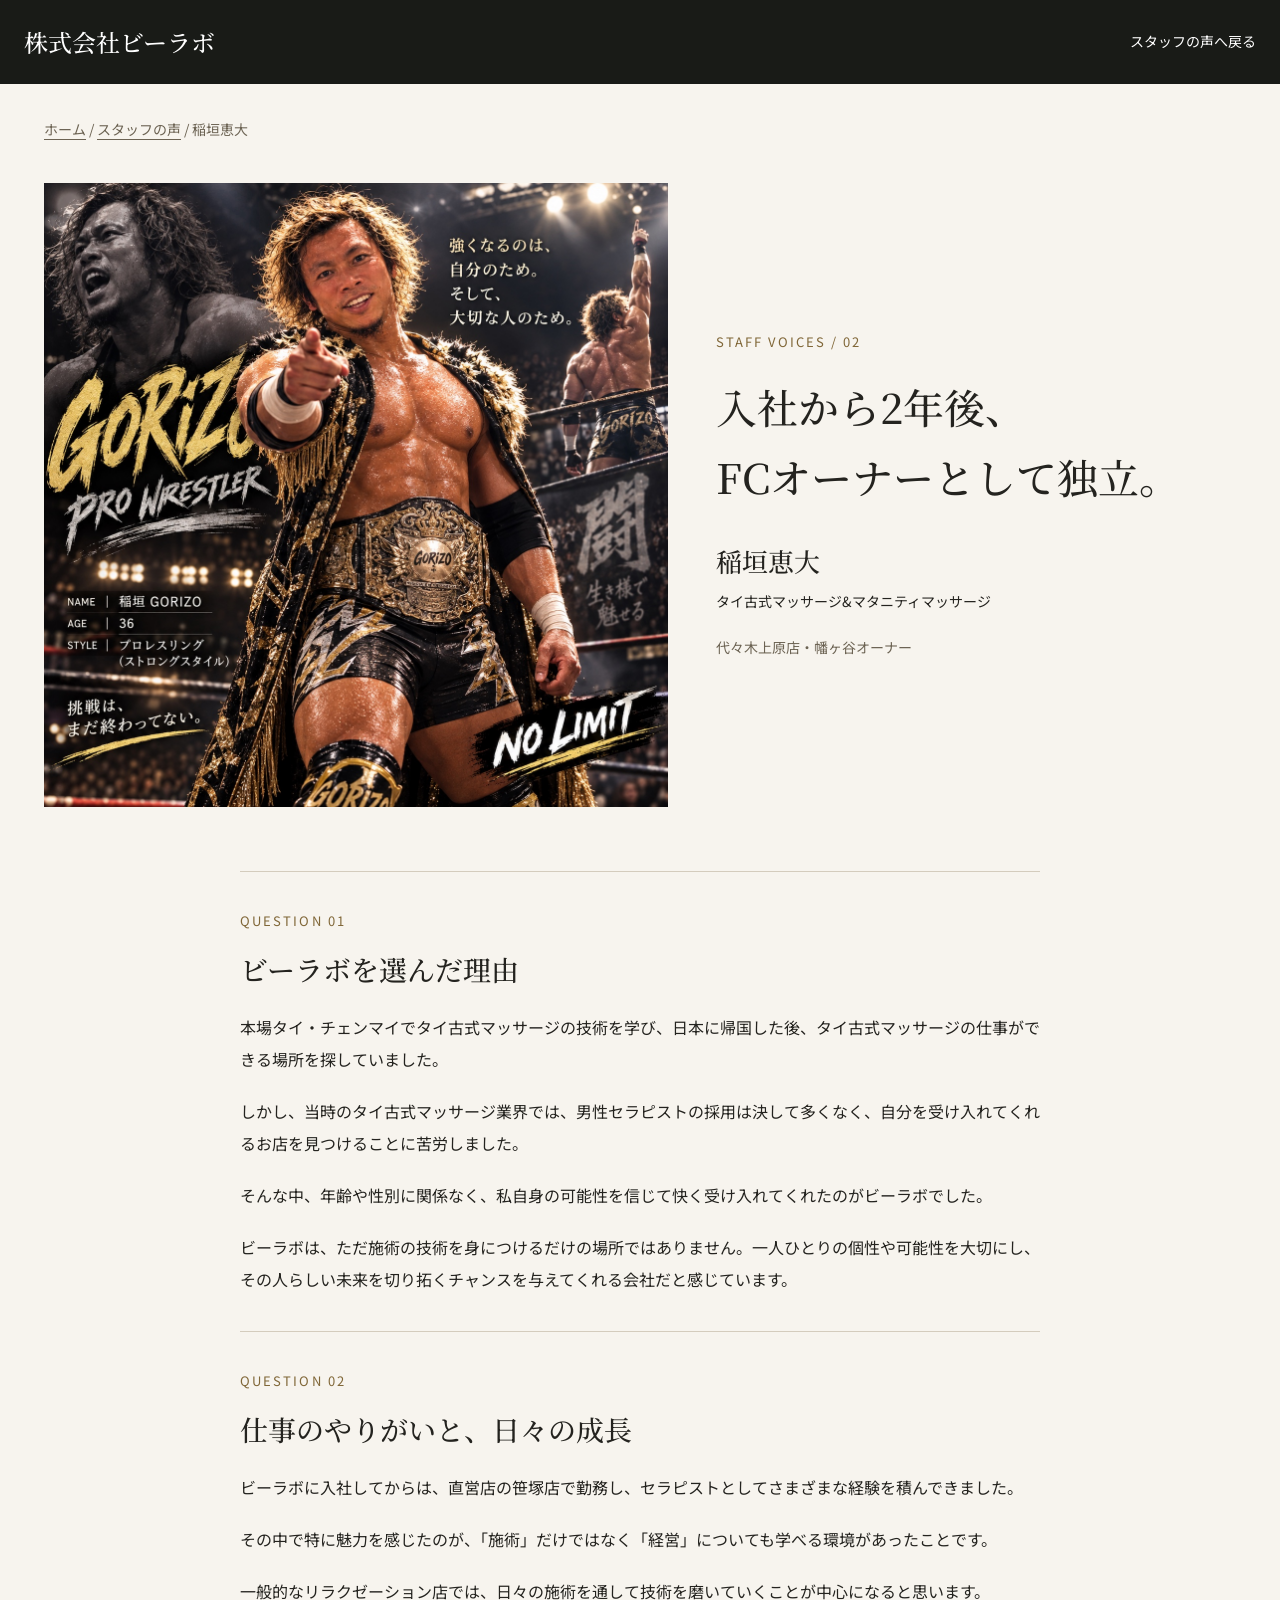
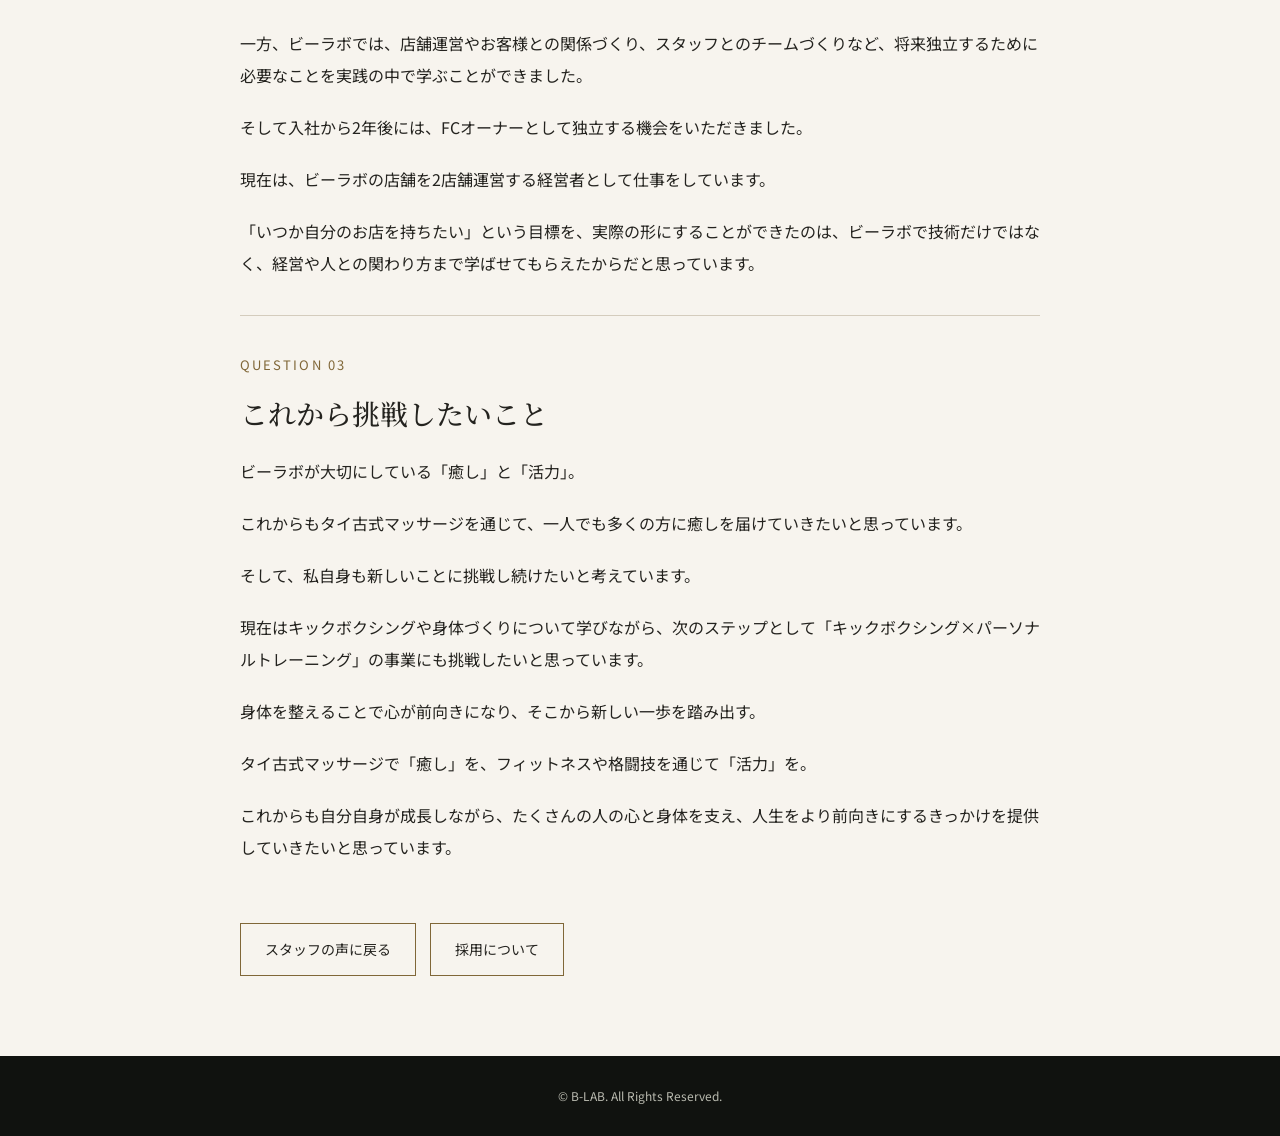
<file: staff-inagaki.html>
<!doctype html>
<html lang="ja"><head>
  <link rel="icon" type="image/x-icon" sizes="16x16 32x32 48x48" href="/favicon-20260916.ico" />
  <link rel="icon" type="image/png" sizes="32x32" href="/favicon-32-20260916.png" />
  <link rel="icon" type="image/png" sizes="48x48" href="/favicon-48-20260916.png" />
  <link rel="icon" type="image/png" sizes="180x180" href="/apple-touch-icon-20260916.png" />
  <link rel="apple-touch-icon" sizes="180x180" href="/apple-touch-icon-20260916.png" />
<meta charset="utf-8"><meta name="viewport" content="width=device-width,initial-scale=1">
<title>稲垣恵大｜スタッフの声 | 株式会社ビーラボ</title>
<meta name="description" content="代々木上原店・幡ヶ谷オーナー、稲垣恵大のインタビュー。タイ古式マッサージとの出会い、入社から2年でのFC独立、これからの挑戦をご紹介します。">
<link rel="preconnect" href="https://fonts.googleapis.com"><link rel="preconnect" href="https://fonts.gstatic.com" crossorigin>
<link href="https://fonts.googleapis.com/css2?family=Noto+Sans+JP:wght@400;500;600&family=Noto+Serif+JP:wght@400;500;600&display=swap" rel="stylesheet">
<style>
:root{--paper:#f7f4ee;--ink:#24231f;--gold:#806738;--line:#d4ccbd}*{box-sizing:border-box}body{margin:0;background:var(--paper);color:var(--ink);font:400 16px/1.95 "Noto Sans JP",sans-serif}a{color:inherit;text-decoration:none}:focus-visible{outline:3px solid #aa8648;outline-offset:5px}header{display:flex;align-items:center;justify-content:space-between;gap:24px;padding:20px max(24px,calc((100vw - 1240px)/2));background:#191b17;color:white}.brand{font:500 24px/1.6 "Noto Serif JP",serif}.back-link{font-size:14px;min-height:44px;display:inline-flex;align-items:center}main{max-width:1240px;margin:auto;padding:32px 24px 80px}.crumb{font-size:14px;color:#6c6353;margin-bottom:40px}.crumb a{text-decoration:underline;text-underline-offset:4px}.profile{display:grid;grid-template-columns:1.2fr 1fr;align-items:center;gap:48px}.portrait{width:100%;height:auto;display:block}.kicker{font-size:13px;letter-spacing:.16em;color:var(--gold)}h1,h2{font-family:"Noto Serif JP",serif;font-weight:500;overflow-wrap:anywhere}h1{font-size:clamp(28px,3.2vw,42px);line-height:1.7;margin:18px 0 28px}.name{font:500 26px/1.6 "Noto Serif JP",serif;margin:0}.year{color:#6c6353;font-size:14px;margin:8px 0 0}.interview{max-width:800px;margin:64px auto 0}.answer{padding:36px 0;border-top:1px solid var(--line)}.answer h2{font-size:clamp(22px,2.5vw,28px);margin:12px 0 18px;line-height:1.7}.answer p{margin:0;line-height:2}.bottom-nav{margin:24px auto 0;max-width:800px;display:flex;flex-wrap:wrap;gap:14px}.button{display:inline-flex;align-items:center;justify-content:center;min-height:52px;border:1px solid var(--gold);padding:12px 24px;font-size:14px}.button:hover{background:#24231f;color:white}footer{padding:28px 24px;background:#10120f;color:#b9baaf;font-size:12px;text-align:center}
@media(max-width:760px){header{padding:18px 20px;gap:12px;flex-wrap:wrap}.brand{font-size:21px}main{padding:24px 20px 56px}.crumb{margin-bottom:28px}.profile{grid-template-columns:minmax(0,1fr);gap:28px}h1{font-size:29px;margin:12px 0 22px}.interview{margin-top:40px}.answer{padding:28px 0}.bottom-nav{flex-direction:column}}
.answer p+p{margin-top:20px}
</style>
<link rel="canonical" href="https://bodycare-b-lab.com/staff-inagaki.html">
<meta property="og:locale" content="ja_JP">
<meta property="og:type" content="website">
<meta property="og:site_name" content="株式会社ビーラボ">
<meta property="og:title" content="稲垣恵大｜スタッフの声 | 株式会社ビーラボ">
<meta property="og:description" content="代々木上原店・幡ヶ谷オーナー、稲垣恵大のインタビュー。タイ古式マッサージとの出会い、入社から2年でのFC独立、これからの挑戦をご紹介します。">
<meta property="og:url" content="https://bodycare-b-lab.com/staff-inagaki.html">
<script type="application/ld+json">{"@context":"https://schema.org","@type":"BreadcrumbList","itemListElement":[{"@type":"ListItem","position":1,"name":"ホーム","item":"https://bodycare-b-lab.com/"},{"@type":"ListItem","position":2,"name":"稲垣恵大","item":"https://bodycare-b-lab.com/staff-inagaki.html"}]}</script>
</head><body>
<header><a class="brand" href="index.html">株式会社ビーラボ</a><a class="back-link" href="index.html#staff-voices">スタッフの声へ戻る</a></header>
<main><nav class="crumb" aria-label="パンくず"><a href="index.html">ホーム</a> / <a href="index.html#staff-voices">スタッフの声</a> / 稲垣恵大</nav>
<div class="profile"><img class="portrait" src="assets/staff-inagaki.jpeg" alt="稲垣恵大さんの紹介画像" width="1254" height="1254" decoding="async"><div><div class="kicker">STAFF VOICES / 02</div><h1>入社から2年後、<br>FCオーナーとして独立。</h1><p class="name">稲垣恵大</p><p class="staff-profession" style="font-size:14px;line-height:1.8;margin:8px 0 20px;overflow-wrap:anywhere">タイ古式マッサージ&amp;マタニティマッサージ</p><p class="year">代々木上原店・幡ヶ谷オーナー</p></div></div>
<article class="interview" aria-label="稲垣恵大のインタビュー">
<section class="answer"><div class="kicker">QUESTION 01</div><h2>ビーラボを選んだ理由</h2><p>本場タイ・チェンマイでタイ古式マッサージの技術を学び、日本に帰国した後、タイ古式マッサージの仕事ができる場所を探していました。</p>
<p>しかし、当時のタイ古式マッサージ業界では、男性セラピストの採用は決して多くなく、自分を受け入れてくれるお店を見つけることに苦労しました。</p>
<p>そんな中、年齢や性別に関係なく、私自身の可能性を信じて快く受け入れてくれたのがビーラボでした。</p>
<p>ビーラボは、ただ施術の技術を身につけるだけの場所ではありません。一人ひとりの個性や可能性を大切にし、その人らしい未来を切り拓くチャンスを与えてくれる会社だと感じています。</p></section>
<section class="answer"><div class="kicker">QUESTION 02</div><h2>仕事のやりがいと、日々の成長</h2><p>ビーラボに入社してからは、直営店の笹塚店で勤務し、セラピストとしてさまざまな経験を積んできました。</p>
<p>その中で特に魅力を感じたのが、「施術」だけではなく「経営」についても学べる環境があったことです。</p>
<p>一般的なリラクゼーション店では、日々の施術を通して技術を磨いていくことが中心になると思います。</p>
<p>一方、ビーラボでは、店舗運営やお客様との関係づくり、スタッフとのチームづくりなど、将来独立するために必要なことを実践の中で学ぶことができました。</p>
<p>そして入社から2年後には、FCオーナーとして独立する機会をいただきました。</p>
<p>現在は、ビーラボの店舗を2店舗運営する経営者として仕事をしています。</p>
<p>「いつか自分のお店を持ちたい」という目標を、実際の形にすることができたのは、ビーラボで技術だけではなく、経営や人との関わり方まで学ばせてもらえたからだと思っています。</p></section>
<section class="answer"><div class="kicker">QUESTION 03</div><h2>これから挑戦したいこと</h2><p>ビーラボが大切にしている「癒し」と「活力」。</p>
<p>これからもタイ古式マッサージを通じて、一人でも多くの方に癒しを届けていきたいと思っています。</p>
<p>そして、私自身も新しいことに挑戦し続けたいと考えています。</p>
<p>現在はキックボクシングや身体づくりについて学びながら、次のステップとして「キックボクシング×パーソナルトレーニング」の事業にも挑戦したいと思っています。</p>
<p>身体を整えることで心が前向きになり、そこから新しい一歩を踏み出す。</p>
<p>タイ古式マッサージで「癒し」を、フィットネスや格闘技を通じて「活力」を。</p>
<p>これからも自分自身が成長しながら、たくさんの人の心と身体を支え、人生をより前向きにするきっかけを提供していきたいと思っています。</p></section>
</article><nav class="bottom-nav" aria-label="関連ページ"><a class="button" href="index.html#staff-voices">スタッフの声に戻る</a><a class="button" href="contact.html?subject=recruit">採用について</a></nav>
</main><footer>© B-LAB. All Rights Reserved.</footer></body></html>
</file>
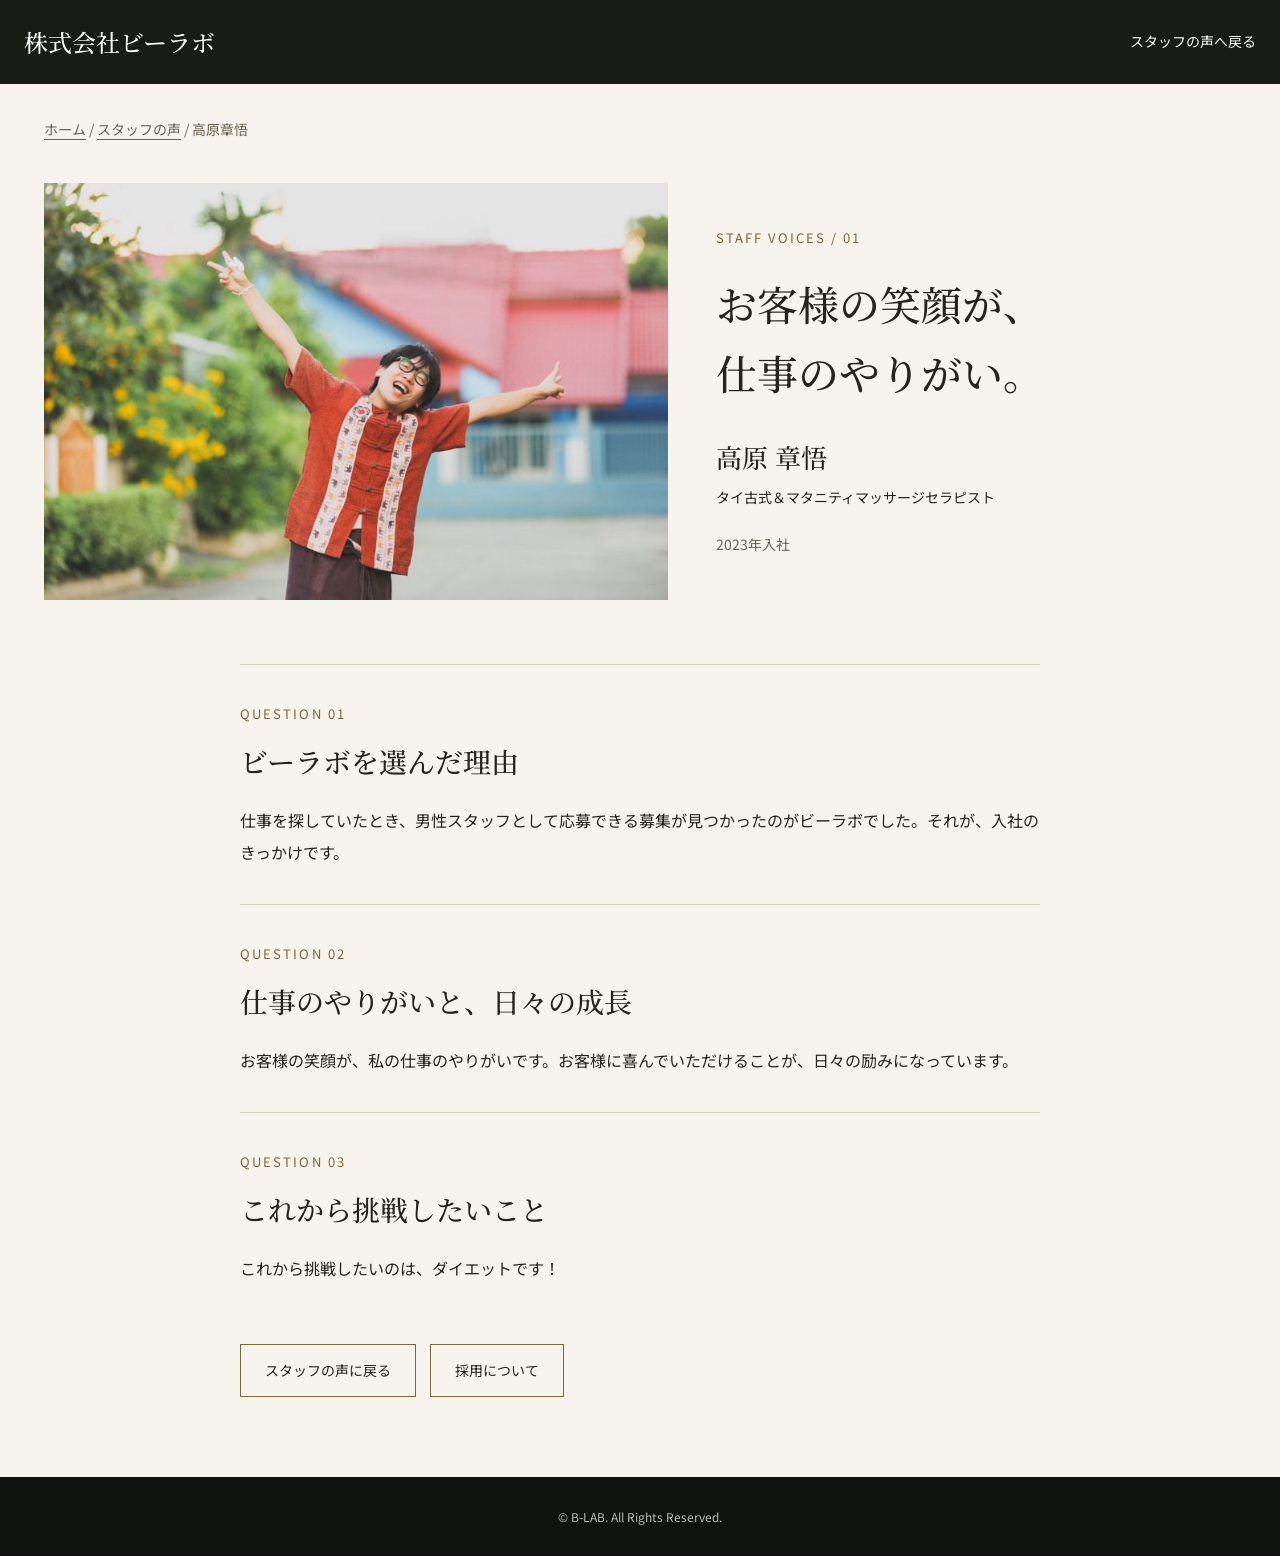
<file: staff-takahara.html>
<!doctype html>
<html lang="ja"><head>
  <link rel="icon" type="image/x-icon" sizes="16x16 32x32 48x48" href="/favicon-20260916.ico" />
  <link rel="icon" type="image/png" sizes="32x32" href="/favicon-32-20260916.png" />
  <link rel="icon" type="image/png" sizes="48x48" href="/favicon-48-20260916.png" />
  <link rel="icon" type="image/png" sizes="180x180" href="/apple-touch-icon-20260916.png" />
  <link rel="apple-touch-icon" sizes="180x180" href="/apple-touch-icon-20260916.png" />
<meta charset="utf-8"><meta name="viewport" content="width=device-width,initial-scale=1">
<title>高原章悟｜スタッフの声 | 株式会社ビーラボ</title>
<meta name="description" content="2023年入社・高原章悟のインタビュー。ビーラボを選んだ理由、仕事のやりがい、これから挑戦したいことをご紹介します。">
<link rel="preconnect" href="https://fonts.googleapis.com"><link rel="preconnect" href="https://fonts.gstatic.com" crossorigin>
<link href="https://fonts.googleapis.com/css2?family=Noto+Sans+JP:wght@400;500;600&family=Noto+Serif+JP:wght@400;500;600&display=swap" rel="stylesheet">
<style>
:root{--paper:#f7f4ee;--ink:#24231f;--gold:#806738;--line:#d4ccbd}*{box-sizing:border-box}body{margin:0;background:var(--paper);color:var(--ink);font:400 16px/1.95 "Noto Sans JP",sans-serif}a{color:inherit;text-decoration:none}:focus-visible{outline:3px solid #aa8648;outline-offset:5px}header{display:flex;align-items:center;justify-content:space-between;gap:24px;padding:20px max(24px,calc((100vw - 1240px)/2));background:#191b17;color:white}.brand{font:500 24px/1.6 "Noto Serif JP",serif}.back-link{font-size:14px;min-height:44px;display:inline-flex;align-items:center}main{max-width:1240px;margin:auto;padding:32px 24px 80px}.crumb{font-size:14px;color:#6c6353;margin-bottom:40px}.crumb a{text-decoration:underline;text-underline-offset:4px}.profile{display:grid;grid-template-columns:1.2fr 1fr;align-items:center;gap:48px}.portrait{width:100%;height:auto;display:block}.kicker{font-size:13px;letter-spacing:.16em;color:var(--gold)}h1,h2{font-family:"Noto Serif JP",serif;font-weight:500;overflow-wrap:anywhere}h1{font-size:clamp(28px,3.2vw,42px);line-height:1.7;margin:18px 0 28px}.name{font:500 26px/1.6 "Noto Serif JP",serif;margin:0}.year{color:#6c6353;font-size:14px;margin:8px 0 0}.interview{max-width:800px;margin:64px auto 0}.answer{padding:36px 0;border-top:1px solid var(--line)}.answer h2{font-size:clamp(22px,2.5vw,28px);margin:12px 0 18px;line-height:1.7}.answer p{margin:0;line-height:2}.bottom-nav{margin:24px auto 0;max-width:800px;display:flex;flex-wrap:wrap;gap:14px}.button{display:inline-flex;align-items:center;justify-content:center;min-height:52px;border:1px solid var(--gold);padding:12px 24px;font-size:14px}.button:hover{background:#24231f;color:white}footer{padding:28px 24px;background:#10120f;color:#b9baaf;font-size:12px;text-align:center}
@media(max-width:760px){header{padding:18px 20px;gap:12px;flex-wrap:wrap}.brand{font-size:21px}main{padding:24px 20px 56px}.crumb{margin-bottom:28px}.profile{grid-template-columns:minmax(0,1fr);gap:28px}h1{font-size:29px;margin:12px 0 22px}.interview{margin-top:40px}.answer{padding:28px 0}.bottom-nav{flex-direction:column}}
</style>
<link rel="canonical" href="https://bodycare-b-lab.com/staff-takahara.html">
<meta property="og:locale" content="ja_JP">
<meta property="og:type" content="website">
<meta property="og:site_name" content="株式会社ビーラボ">
<meta property="og:title" content="高原章悟｜スタッフの声 | 株式会社ビーラボ">
<meta property="og:description" content="2023年入社・高原章悟のインタビュー。ビーラボを選んだ理由、仕事のやりがい、これから挑戦したいことをご紹介します。">
<meta property="og:url" content="https://bodycare-b-lab.com/staff-takahara.html">
<script type="application/ld+json">{"@context":"https://schema.org","@type":"BreadcrumbList","itemListElement":[{"@type":"ListItem","position":1,"name":"ホーム","item":"https://bodycare-b-lab.com/"},{"@type":"ListItem","position":2,"name":"高原章悟","item":"https://bodycare-b-lab.com/staff-takahara.html"}]}</script>
</head><body>
<header><a class="brand" href="index.html">株式会社ビーラボ</a><a class="back-link" href="index.html#staff-voices">スタッフの声へ戻る</a></header>
<main><nav class="crumb" aria-label="パンくず"><a href="index.html">ホーム</a> / <a href="index.html#staff-voices">スタッフの声</a> / 高原章悟</nav>
<div class="profile"><img class="portrait" src="[data-uri]" alt="両腕を広げて笑顔を見せる高原章悟" width="776" height="518" decoding="async"><div><div class="kicker">STAFF VOICES / 01</div><h1>お客様の笑顔が、<br>仕事のやりがい。</h1><p class="name">高原 章悟</p><p class="staff-profession" style="font-size:14px;line-height:1.8;margin:8px 0 20px;overflow-wrap:anywhere">タイ古式＆マタニティマッサージセラピスト</p><p class="year">2023年入社</p></div></div>
<article class="interview" aria-label="高原章悟のインタビュー">
<section class="answer"><div class="kicker">QUESTION 01</div><h2>ビーラボを選んだ理由</h2><p>仕事を探していたとき、男性スタッフとして応募できる募集が見つかったのがビーラボでした。それが、入社のきっかけです。</p></section>
<section class="answer"><div class="kicker">QUESTION 02</div><h2>仕事のやりがいと、日々の成長</h2><p>お客様の笑顔が、私の仕事のやりがいです。お客様に喜んでいただけることが、日々の励みになっています。</p></section>
<section class="answer"><div class="kicker">QUESTION 03</div><h2>これから挑戦したいこと</h2><p>これから挑戦したいのは、ダイエットです！</p></section>
</article><nav class="bottom-nav" aria-label="関連ページ"><a class="button" href="index.html#staff-voices">スタッフの声に戻る</a><a class="button" href="index.html#recruit-contact">採用について</a></nav>
</main><footer>© B-LAB. All Rights Reserved.</footer></body></html>
</file>
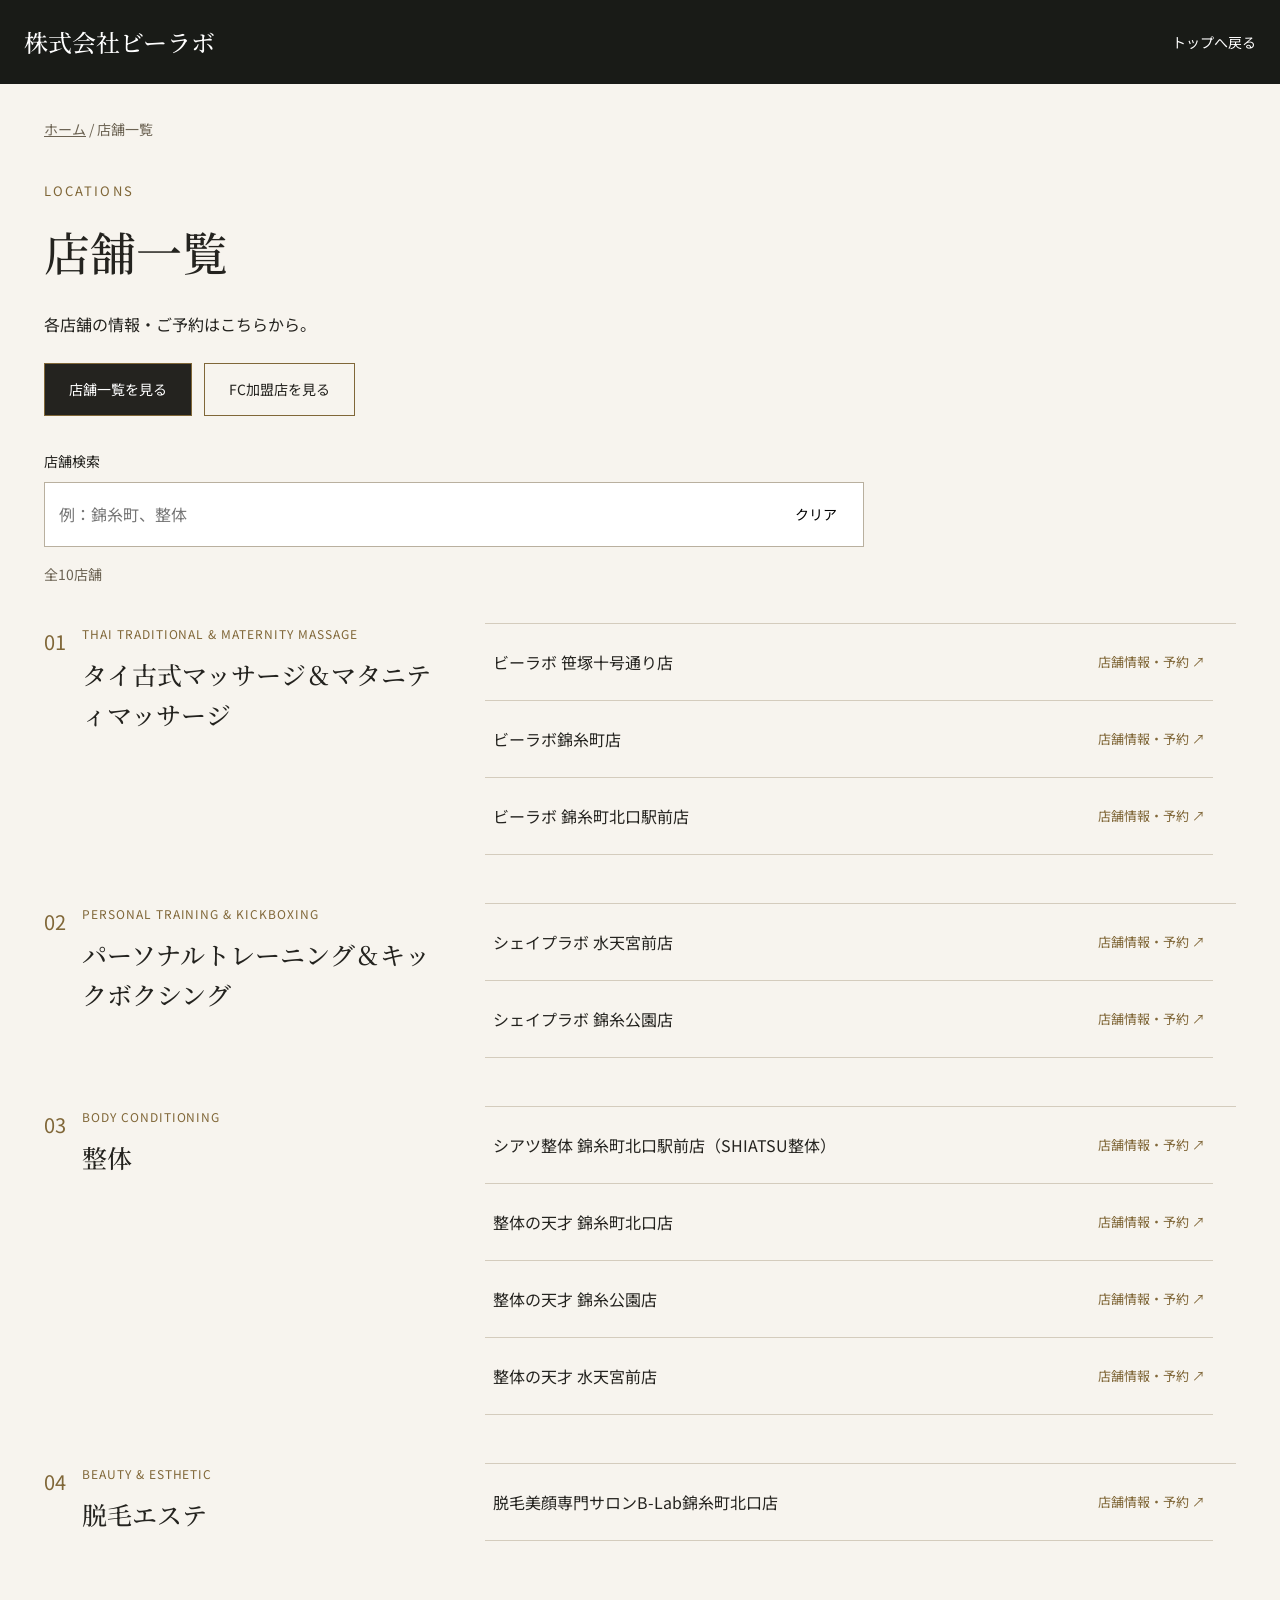
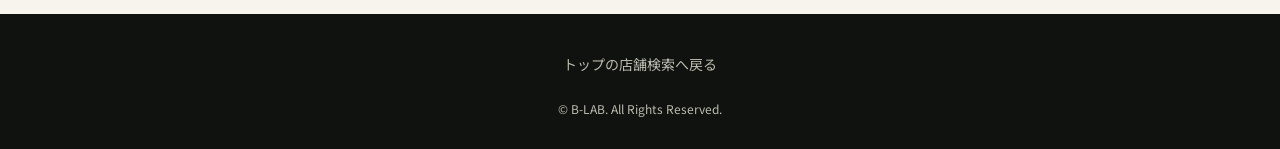
<file: stores.html>
<!doctype html><html lang="ja"><head>
  <link rel="icon" type="image/x-icon" sizes="16x16 32x32 48x48" href="/favicon-20260916.ico" />
  <link rel="icon" type="image/png" sizes="32x32" href="/favicon-32-20260916.png" />
  <link rel="icon" type="image/png" sizes="48x48" href="/favicon-48-20260916.png" />
  <link rel="icon" type="image/png" sizes="180x180" href="/apple-touch-icon-20260916.png" />
  <link rel="apple-touch-icon" sizes="180x180" href="/apple-touch-icon-20260916.png" />
<meta charset="utf-8"><meta name="viewport" content="width=device-width,initial-scale=1"><title>店舗一覧｜タイ古式マッサージ・整体・パーソナルトレーニング | 株式会社ビーラボ</title><meta name="description" content="株式会社ビーラボの店舗一覧。笹塚・錦糸町・水天宮前のタイ古式マッサージ＆マタニティマッサージ、整体、パーソナルトレーニング＆キックボクシング、脱毛・エステの店舗情報と予約先をご案内します。"><link rel="preconnect" href="https://fonts.googleapis.com"><link rel="preconnect" href="https://fonts.gstatic.com" crossorigin><link href="https://fonts.googleapis.com/css2?family=Noto+Sans+JP:wght@400;500;600&family=Noto+Serif+JP:wght@400;500&display=swap" rel="stylesheet"><style>:root{--ink:#24231f;--paper:#f7f4ee;--gold:#806738;--line:#d4ccbd;--serif:"Noto Serif JP",serif}*{box-sizing:border-box}body{margin:0;background:var(--paper);color:var(--ink);font:400 16px/1.9 "Noto Sans JP",sans-serif}a{color:inherit;text-decoration:none}button,input{font:inherit}[hidden]{display:none!important}:focus-visible{outline:3px solid var(--gold);outline-offset:4px}header{background:#191b17;color:white;padding:20px max(24px,calc((100vw - 1240px)/2));display:flex;justify-content:space-between;gap:20px;align-items:center}.brand{font:500 24px/1.6 var(--serif)}header a:last-child{font-size:14px;min-height:44px;display:inline-flex;align-items:center}main{max-width:1240px;margin:auto;padding:32px 24px 72px}.breadcrumb{font-size:14px;margin-bottom:36px;color:#6c6353}.breadcrumb a{text-decoration:underline}.kicker{font-size:13px;letter-spacing:.16em;color:var(--gold)}h1{font:500 clamp(30px,4vw,46px)/1.6 var(--serif);margin:12px 0 20px}.page-switch{display:flex;gap:12px;flex-wrap:wrap;margin:24px 0 32px}.page-switch a{padding:12px 24px;border:1px solid var(--gold);min-height:48px;font-size:14px}.page-switch a[aria-current]{background:var(--ink);color:white}.store-search-wrap{max-width:820px;margin-bottom:36px}.store-search-label{display:block;font-size:14px;margin-bottom:8px}.store-search-box{display:flex;border:1px solid #b9b09f;background:#fff;padding:0 14px}.store-search-box input{min-width:0;flex:1;border:0;background:none;padding:16px 0;outline:none}.store-search-box:focus-within{outline:2px solid var(--gold)}.store-search-box button{border:0;background:none;padding:12px;cursor:pointer;font-size:14px}.store-search-count{font-size:14px;color:#6c6353}.store-groups{display:grid;gap:48px}.store-group{display:grid;grid-template-columns:minmax(0,.8fr) minmax(0,1.5fr);gap:40px;scroll-margin-top:24px}.store-group-head{display:flex;gap:16px}.store-group-no{color:var(--gold);font-size:20px}.store-group-en{font-size:12px;letter-spacing:.08em;color:var(--gold)}.store-group h2{font:500 25px/1.6 var(--serif);margin:8px 0}.store-list{border-top:1px solid var(--line);min-width:0}.store-row{border-bottom:1px solid var(--line);scroll-margin-top:24px}.store-name{display:flex;align-items:center;justify-content:space-between;gap:20px;padding:20px 8px;min-height:76px;overflow-wrap:anywhere}.store-name:hover{background:#fff}.store-booking{font-size:13px;white-space:nowrap;color:var(--gold)}.store-empty{border:1px solid var(--line);padding:24px}footer{padding:28px 24px;background:#10120f;color:#b9baaf;font-size:12px;text-align:center}footer a{display:inline-flex;min-height:44px;align-items:center;font-size:14px;margin-bottom:12px}@media(max-width:760px){header{padding:18px 20px;flex-wrap:wrap}.brand{font-size:22px}main{padding:24px 20px 56px}.store-group{grid-template-columns:minmax(0,1fr);gap:20px}.store-group h2{font-size:23px}.store-name{align-items:flex-start;flex-direction:column;gap:4px;padding:16px 2px}.page-switch a{flex:1;text-align:center;padding:12px}.store-groups{gap:36px}}</style><style>.store-list-panel{min-width:0;min-height:0;align-self:start}.store-list[data-store-scroll]{display:block;min-height:0;overflow-y:auto;overflow-x:hidden;scrollbar-gutter:stable;scrollbar-width:auto;scrollbar-color:#806738 #eee8dd;-webkit-overflow-scrolling:touch;padding-right:8px;box-sizing:border-box}.store-list[data-store-scroll]:focus-visible{outline:2px solid #806738;outline-offset:4px}.store-scroll-note{font-size:14px;color:#6c6353;margin:12px 0 0;line-height:1.8}</style>
<link rel="canonical" href="https://bodycare-b-lab.com/stores.html">
<meta property="og:locale" content="ja_JP">
<meta property="og:type" content="website">
<meta property="og:site_name" content="株式会社ビーラボ">
<meta property="og:title" content="店舗一覧｜タイ古式マッサージ・整体・パーソナルトレーニング | 株式会社ビーラボ">
<meta property="og:description" content="株式会社ビーラボの店舗一覧。笹塚・錦糸町・水天宮前のタイ古式マッサージ＆マタニティマッサージ、整体、パーソナルトレーニング＆キックボクシング、脱毛・エステの店舗情報と予約先をご案内します。">
<meta property="og:url" content="https://bodycare-b-lab.com/stores.html">
<script type="application/ld+json">{"@context":"https://schema.org","@type":"BreadcrumbList","itemListElement":[{"@type":"ListItem","position":1,"name":"ホーム","item":"https://bodycare-b-lab.com/"},{"@type":"ListItem","position":2,"name":"店舗一覧","item":"https://bodycare-b-lab.com/stores.html"}]}</script>
</head><body><header><a class="brand" href="index.html">株式会社ビーラボ</a><a href="index.html#stores">トップへ戻る</a></header><main><nav class="breadcrumb" aria-label="パンくず"><a href="index.html">ホーム</a> / 店舗一覧</nav><div class="kicker">LOCATIONS</div><h1>店舗一覧</h1><p>各店舗の情報・ご予約はこちらから。</p><nav class="page-switch" aria-label="店舗ページ"><a href="stores.html" aria-current="page">店舗一覧を見る</a><a href="fc-stores.html">FC加盟店を見る</a></nav><div class="store-search-wrap">
      <label class="store-search-label" for="storeSearch">店舗検索</label>
      <div class="store-search-box">
        <input id="storeSearch" type="search" placeholder="例：錦糸町、整体" autocomplete="off" />
        <button id="storeSearchClear" type="button" aria-label="検索をクリア">クリア</button>
      </div>
      <p id="storeSearchCount" class="store-search-count" role="status" aria-live="polite"></p>
    </div>

    <div><section class="store-ownership" id="direct-stores" aria-label="店舗一覧"><div class="store-groups" id="storeGroups">

      <section class="store-group" id="stores-thai" data-category="タイ式マッサージ タイ古式 マタニティマッサージ マタニティ リラクゼーション">
        <div class="store-group-head">
          <span class="store-group-no">01</span>
          <div>
            <div class="store-group-en">THAI TRADITIONAL & MATERNITY MASSAGE</div>
            <h2>タイ古式マッサージ＆マタニティマッサージ</h2>
          </div>
        </div>
        <div class="store-list">
          <div class="store-row" data-search="ビーラボ 笹塚十号通り店 タイ式マッサージ タイ古式 マタニティマッサージ マタニティ 笹塚"><a class="store-name" href="https://beauty.hotpepper.jp/kr/slnH000269535/" target="_blank" rel="noopener">ビーラボ 笹塚十号通り店<span class="store-booking">店舗情報・予約 ↗</span></a></div>
          <div class="store-row" data-search="ビーラボ錦糸町店 錦糸町 タイ式マッサージ タイ古式 マタニティマッサージ マタニティ"><a class="store-name" href="https://beauty.hotpepper.jp/kr/slnH000269519/" target="_blank" rel="noopener">ビーラボ錦糸町店<span class="store-booking">店舗情報・予約 ↗</span></a></div>
          <div class="store-row" data-search="ビーラボ 錦糸町北口駅前店 錦糸町 北口 タイ式マッサージ タイ古式 マタニティマッサージ マタニティ"><a class="store-name" href="https://beauty.hotpepper.jp/kr/slnH000394713/" target="_blank" rel="noopener">ビーラボ 錦糸町北口駅前店<span class="store-booking">店舗情報・予約 ↗</span></a></div>
        </div>
      </section>

      <section class="store-group" id="stores-training" data-category="パーソナルトレーニング キックボクシング フィットネス シェイプラボ">
        <div class="store-group-head">
          <span class="store-group-no">02</span>
          <div>
            <div class="store-group-en">PERSONAL TRAINING & KICKBOXING</div>
            <h2>パーソナルトレーニング＆キックボクシング</h2>
          </div>
        </div>
        <div class="store-list">
          <div class="store-row" data-search="シェイプラボ 水天宮前店 水天宮前 パーソナルトレーニング キックボクシング"><a class="store-name" href="https://beauty.hotpepper.jp/kr/slnH000447342/" target="_blank" rel="noopener">シェイプラボ 水天宮前店<span class="store-booking">店舗情報・予約 ↗</span></a></div>
          <div class="store-row" data-search="シェイプラボ 錦糸公園店 錦糸町 錦糸公園 パーソナルトレーニング キックボクシング"><a class="store-name" href="https://beauty.hotpepper.jp/kr/slnH000701863/" target="_blank" rel="noopener">シェイプラボ 錦糸公園店<span class="store-booking">店舗情報・予約 ↗</span></a></div>
        </div>
      </section>

      <section class="store-group" id="stores-seitai" data-category="整体 シアツ SHIATSU">
        <div class="store-group-head">
          <span class="store-group-no">03</span>
          <div>
            <div class="store-group-en">BODY CONDITIONING</div>
            <h2>整体</h2>
          </div>
        </div>
        <div class="store-list">
          <div class="store-row" data-search="シアツ整体 錦糸町北口駅前店 SHIATSU整体 錦糸町 北口 整体"><a class="store-name" href="https://beauty.hotpepper.jp/kr/slnH000539436/" target="_blank" rel="noopener">シアツ整体 錦糸町北口駅前店（SHIATSU整体）<span class="store-booking">店舗情報・予約 ↗</span></a></div>
          <div class="store-row" id="brand-tensai" data-search="整体の天才 錦糸町北口店 錦糸町 北口 整体"><a class="store-name" href="https://beauty.hotpepper.jp/kr/slnH000541184/" target="_blank" rel="noopener">整体の天才 錦糸町北口店<span class="store-booking">店舗情報・予約 ↗</span></a></div>
          <div class="store-row" data-search="整体の天才 錦糸公園店 錦糸町 錦糸公園 整体"><a class="store-name" href="https://beauty.hotpepper.jp/kr/slnH000701865/" target="_blank" rel="noopener">整体の天才 錦糸公園店<span class="store-booking">店舗情報・予約 ↗</span></a></div>
        <div class="store-row" data-search="整体の天才 水天宮前店"><a class="store-name" href="https://beauty.hotpepper.jp/kr/slnH000612297/" target="_blank" rel="noopener">整体の天才 水天宮前店<span class="store-booking">店舗情報・予約 ↗</span></a></div>
</div>
      </section>

      <section class="store-group" id="stores-beauty" data-category="脱毛 エステ ビューティー B-Lab ビーラボ">
        <div class="store-group-head">
          <span class="store-group-no">04</span>
          <div>
            <div class="store-group-en">BEAUTY & ESTHETIC</div>
            <h2>脱毛エステ</h2>
          </div>
        </div>
        <div class="store-list">
          <div class="store-row" data-search="脱毛美顔専門サロンB-Lab錦糸町北口店 B-Lab 錦糸町 北口 脱毛 美顔 エステ"><a class="store-name" href="https://beauty.hotpepper.jp/kr/slnH000541187/" target="_blank" rel="noopener">脱毛美顔専門サロンB-Lab錦糸町北口店<span class="store-booking">店舗情報・予約 ↗</span></a></div>
        </div>
      </section>

    </div>

    </section>
</div><div id="storeEmpty" class="store-empty" hidden>該当する店舗が見つかりませんでした。</div></main><footer><a href="index.html#stores">トップの店舗検索へ戻る</a><div>© B-LAB. All Rights Reserved.</div></footer><script>  const storeSearch = document.getElementById('storeSearch');
  const storeSearchClear = document.getElementById('storeSearchClear');
  const storeSearchCount = document.getElementById('storeSearchCount');
  const storeEmpty = document.getElementById('storeEmpty');
  const storeGroups = [...document.querySelectorAll('.store-group')];
  const storeRows = [...document.querySelectorAll('.store-row')];

  const normalizeStoreText = (value) =>
    (value || '').toLowerCase().normalize('NFKC').replace(/\s+/g, '');

  function filterStores() {
    if (!storeSearch) return;
    const query = normalizeStoreText(storeSearch.value);
    let visibleCount = 0;

    storeGroups.forEach(group => {
      let groupVisible = 0;
      const category = normalizeStoreText(group.dataset.category);
      const rows = [...group.querySelectorAll('.store-row')];

      rows.forEach(row => {
        const haystack = normalizeStoreText((row.dataset.search || '') + ' ' + row.textContent + ' ' + category);
        const visible = !query || haystack.includes(query);
        row.hidden = !visible;
        if (visible) {
          visibleCount++;
          groupVisible++;
        }
      });

      group.hidden = groupVisible === 0;
    });

    document.querySelectorAll('.store-ownership').forEach(section => {
      section.hidden = ![...section.querySelectorAll('.store-group')].some(group => !group.hidden);
    });
    if (storeSearchCount) {
      storeSearchCount.textContent = query ? `${visibleCount}店舗が該当` : `全${storeRows.length}店舗`;
    }
    if (storeEmpty) storeEmpty.hidden = visibleCount !== 0;
  }

  if (storeSearch) {
    storeSearch.addEventListener('input', filterStores);
    filterStores();
  }

  if (storeSearchClear) {
    storeSearchClear.addEventListener('click', () => {
      storeSearch.value = '';
      filterStores();
      storeSearch.focus();
    });
  }


</script><script>(function(){
  const lists=[...document.querySelectorAll('.store-group .store-list')].map((box,index)=>{
    const group=box.closest('.store-group');
    const panel=document.createElement('div');
    panel.className='store-list-panel';
    box.parentNode.insertBefore(panel,box);
    panel.appendChild(box);
    box.setAttribute('data-store-scroll','');
    box.setAttribute('role','region');
    const title=group.querySelector('h2,h3,h4');
    box.setAttribute('aria-label',(title?title.textContent.trim():'店舗')+'の店舗一覧');
    const note=document.createElement('p');
    note.className='store-scroll-note';
    note.id='store-scroll-note-'+index;
    note.textContent='6店舗目以降は、この一覧の中をスクロールしてご覧ください。';
    note.hidden=true;
    panel.appendChild(note);
    return {box,note};
  });
  function resizeLists(reset){
    lists.forEach(({box,note})=>{
      const previous=reset?0:box.scrollTop;
      box.style.maxHeight='none';
      const rows=[...box.querySelectorAll('.store-row')].filter(row=>!row.hidden && row.getClientRects().length>0);
      const scrollable=rows.length>5;
      if(scrollable){
        const border=parseFloat(getComputedStyle(box).borderTopWidth)||0;
        const height=rows[4].getBoundingClientRect().bottom-rows[0].getBoundingClientRect().top+border;
        box.style.maxHeight=Math.ceil(height)+'px';
        box.setAttribute('tabindex','0');
        box.setAttribute('aria-describedby',note.id);
      }else{
        box.removeAttribute('tabindex');
        box.removeAttribute('aria-describedby');
      }
      note.hidden=!scrollable;
      box.scrollTop=previous;
    });
  }
  const search=document.getElementById('storeSearch');
  if(search)search.addEventListener('input',()=>resizeLists(true));
  const clear=document.getElementById('storeSearchClear');
  if(clear)clear.addEventListener('click',()=>resizeLists(true));
  window.addEventListener('resize',()=>resizeLists(false));
  function revealHash(){
    resizeLists(false);
    let target;
    try{target=document.getElementById(decodeURIComponent(location.hash.slice(1)));}catch{return;}
    if(target && target.closest('.store-group'))target.scrollIntoView({block:'start'});
  }
  resizeLists(true);
  if(document.fonts)document.fonts.ready.then(revealHash);
  window.addEventListener('load',()=>resizeLists(false));
  window.addEventListener('hashchange',revealHash);
})();</script></body></html>
</file>
<file: contact.css>
:root{--ink:#24231f;--paper:#f7f4ee;--gold:#806738;--line:#d4ccbd;--serif:"Noto Serif JP",serif}
*{box-sizing:border-box}body{margin:0;background:var(--paper);color:var(--ink);font:400 16px/1.9 "Noto Sans JP",sans-serif}a{color:inherit;text-decoration:none}input,select,textarea,button{font:inherit}button,a,input,select,textarea{-webkit-tap-highlight-color:transparent}:focus-visible{outline:3px solid var(--gold);outline-offset:4px}
.site-header{background:#191b17;color:#fff;display:flex;justify-content:space-between;align-items:center;gap:24px;padding:20px max(24px,calc((100vw - 1240px)/2))}.brand{font:500 24px/1.6 var(--serif)}.back-link{font-size:14px;min-height:44px;display:flex;align-items:center;gap:16px}.contact-hero{height:clamp(260px,30vw,440px);background:linear-gradient(0deg,#10120f50,#10120f10),url("assets/recruit-interview.jpg") center top/cover no-repeat;background-color:#191b17}
.contact-main{max-width:840px;margin:auto;padding:28px 28px 88px}.breadcrumb{font-size:14px;color:#6c6353}.breadcrumb a{text-decoration:underline;text-underline-offset:4px}.page-heading{padding:36px 0 32px;border-bottom:1px solid var(--line);margin-bottom:32px}.kicker{font-size:13px;letter-spacing:.15em;color:var(--gold);margin:0 0 12px}h1{font:500 clamp(26px,3.1vw,38px)/1.65 var(--serif);margin:0 0 18px}.page-heading>p:last-child{margin:0;font-size:15px}.mobile-break{display:none}
fieldset{padding:0;border:0;margin:0 0 32px;min-width:0}legend,.field>label{font-weight:500;margin-bottom:12px;display:block}.required{font-size:12px;color:var(--gold);font-weight:400;margin-left:10px}.subject-tabs{display:grid;grid-template-columns:1fr 1fr}.subject-tabs label{position:relative;cursor:pointer;min-width:0}.subject-tabs input{position:absolute;opacity:0;width:1px;height:1px}.subject-tabs span{display:flex;justify-content:center;align-items:center;min-height:60px;padding:12px;border:1px solid var(--line);background:#fff;text-align:center;font-size:16px}.subject-tabs label+label span{border-left:0}.subject-tabs input:checked+span{background:#242820;color:#fff;border-color:#242820;box-shadow:inset 0 -3px #c4a96f}.subject-tabs input:focus-visible+span{outline:3px solid var(--gold);outline-offset:4px;position:relative;z-index:1}.field{margin-bottom:28px}.field input,.field select,.field textarea{display:block;width:100%;min-width:0;max-width:100%;border:1px solid #b9b09f;border-radius:0;background:#fff;color:var(--ink);padding:14px 16px;min-height:54px;line-height:1.6}.field textarea{resize:vertical;min-height:210px}.field input::placeholder,.field textarea::placeholder{color:#817c72}.field input:user-invalid,.field textarea:user-invalid{border-color:#9a382c}.data-note{font-size:14px;color:#686255;margin:32px 0 20px}.form-status{font-size:14px;background:#ede8dd;padding:16px 20px;margin:20px 0;white-space:pre-line}.form-status:empty{display:none}.form-status[data-state="error"]{background:#fae9e4;color:#802e22}.form-status[data-state="success"]{background:#e2eadd;color:#264027}.submit-button{width:100%;min-height:60px;display:flex;justify-content:center;align-items:center;gap:48px;border:1px solid #242820;background:#242820;color:#fff;cursor:pointer;transition:background .2s}.submit-button:hover:enabled{background:#3d4435}.submit-button:disabled{opacity:.55;cursor:not-allowed}.honey{position:absolute;left:-10000px;top:auto;width:1px;height:1px;overflow:hidden}footer{background:#10120f;color:#eee9dd;padding:32px 24px;text-align:center}footer a{display:inline-flex;align-items:center;min-height:44px;font:500 20px/1.6 var(--serif)}footer p{font-size:12px;color:#b9baaf;margin:12px 0 0}
@media(max-width:760px){.site-header{padding:16px 20px;gap:8px 20px;flex-wrap:wrap}.brand{font-size:22px}.back-link{font-size:14px}.contact-hero{height:auto;aspect-ratio:2.4/1}.contact-main{padding:24px 20px 64px}.page-heading{padding-top:28px}.subject-tabs span{font-size:14px;min-height:58px;padding:12px 8px}.mobile-break{display:block}.field{margin-bottom:24px}}
</file>
